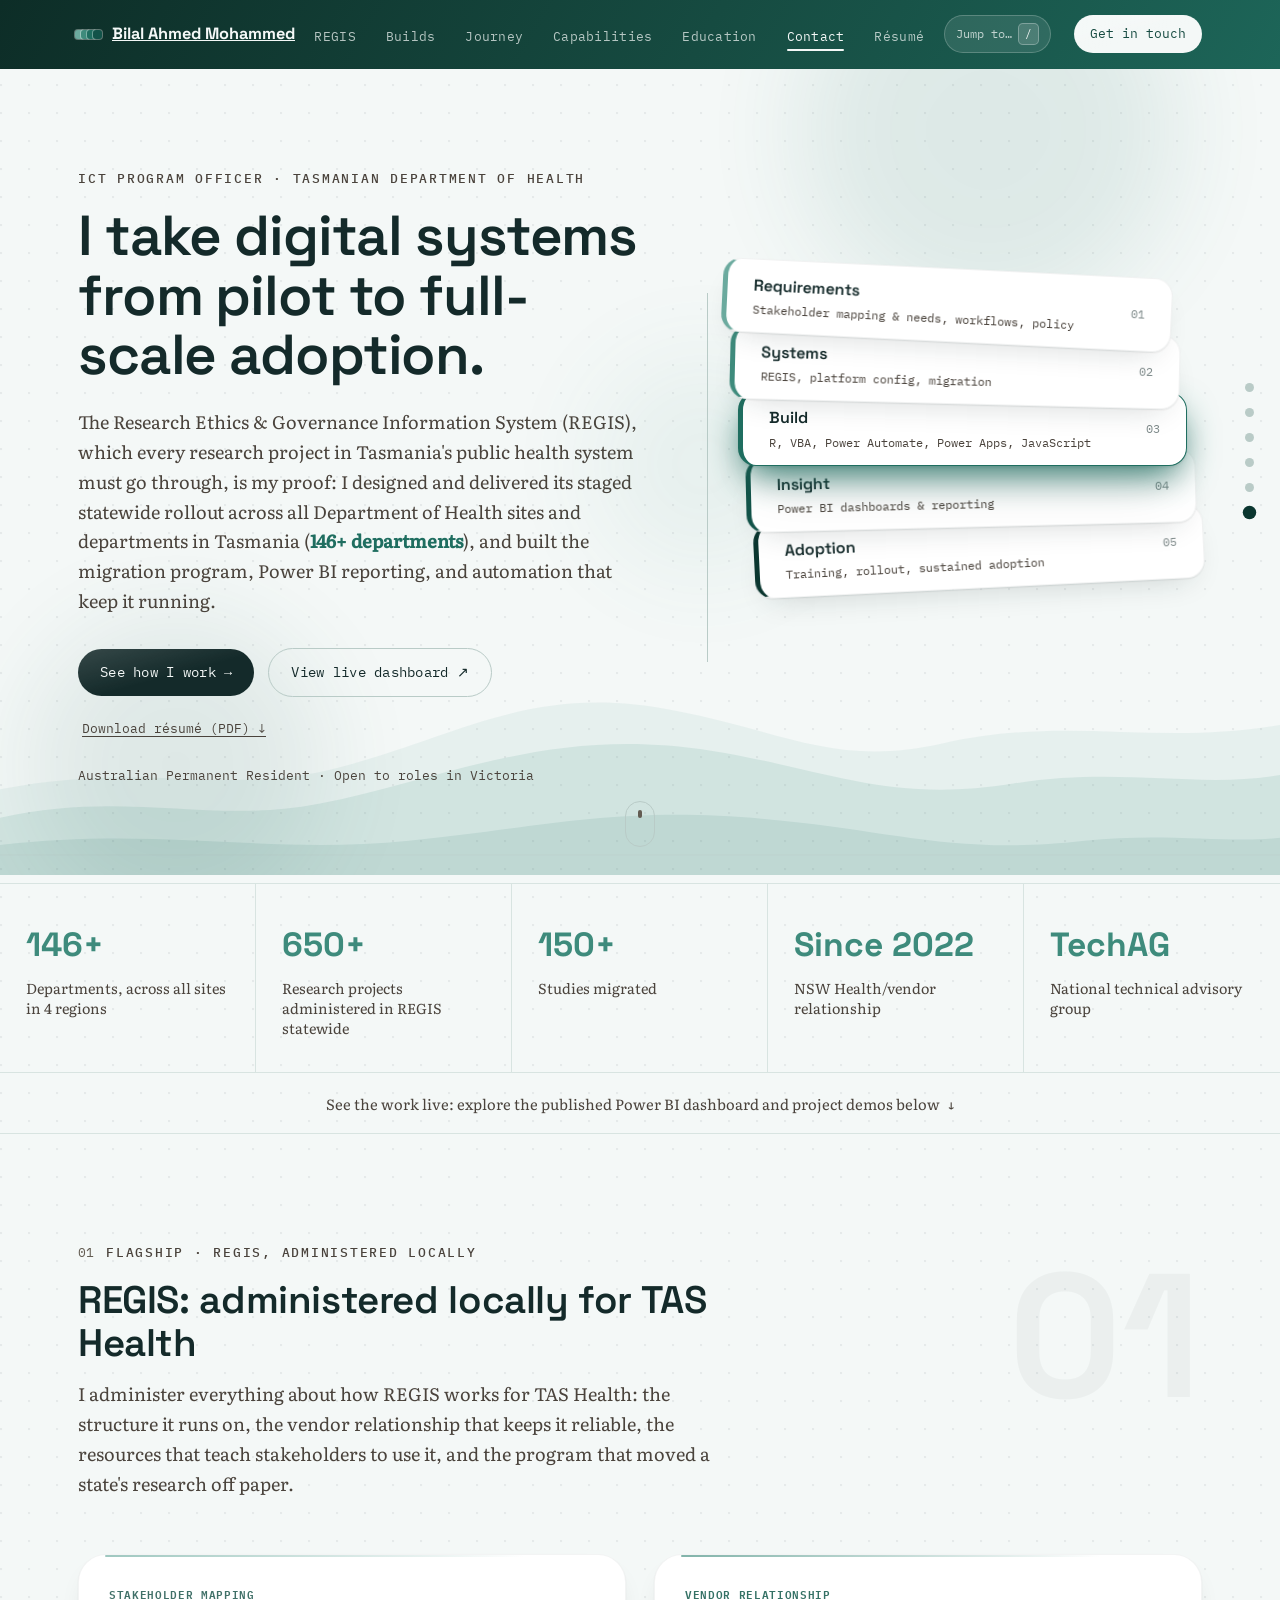
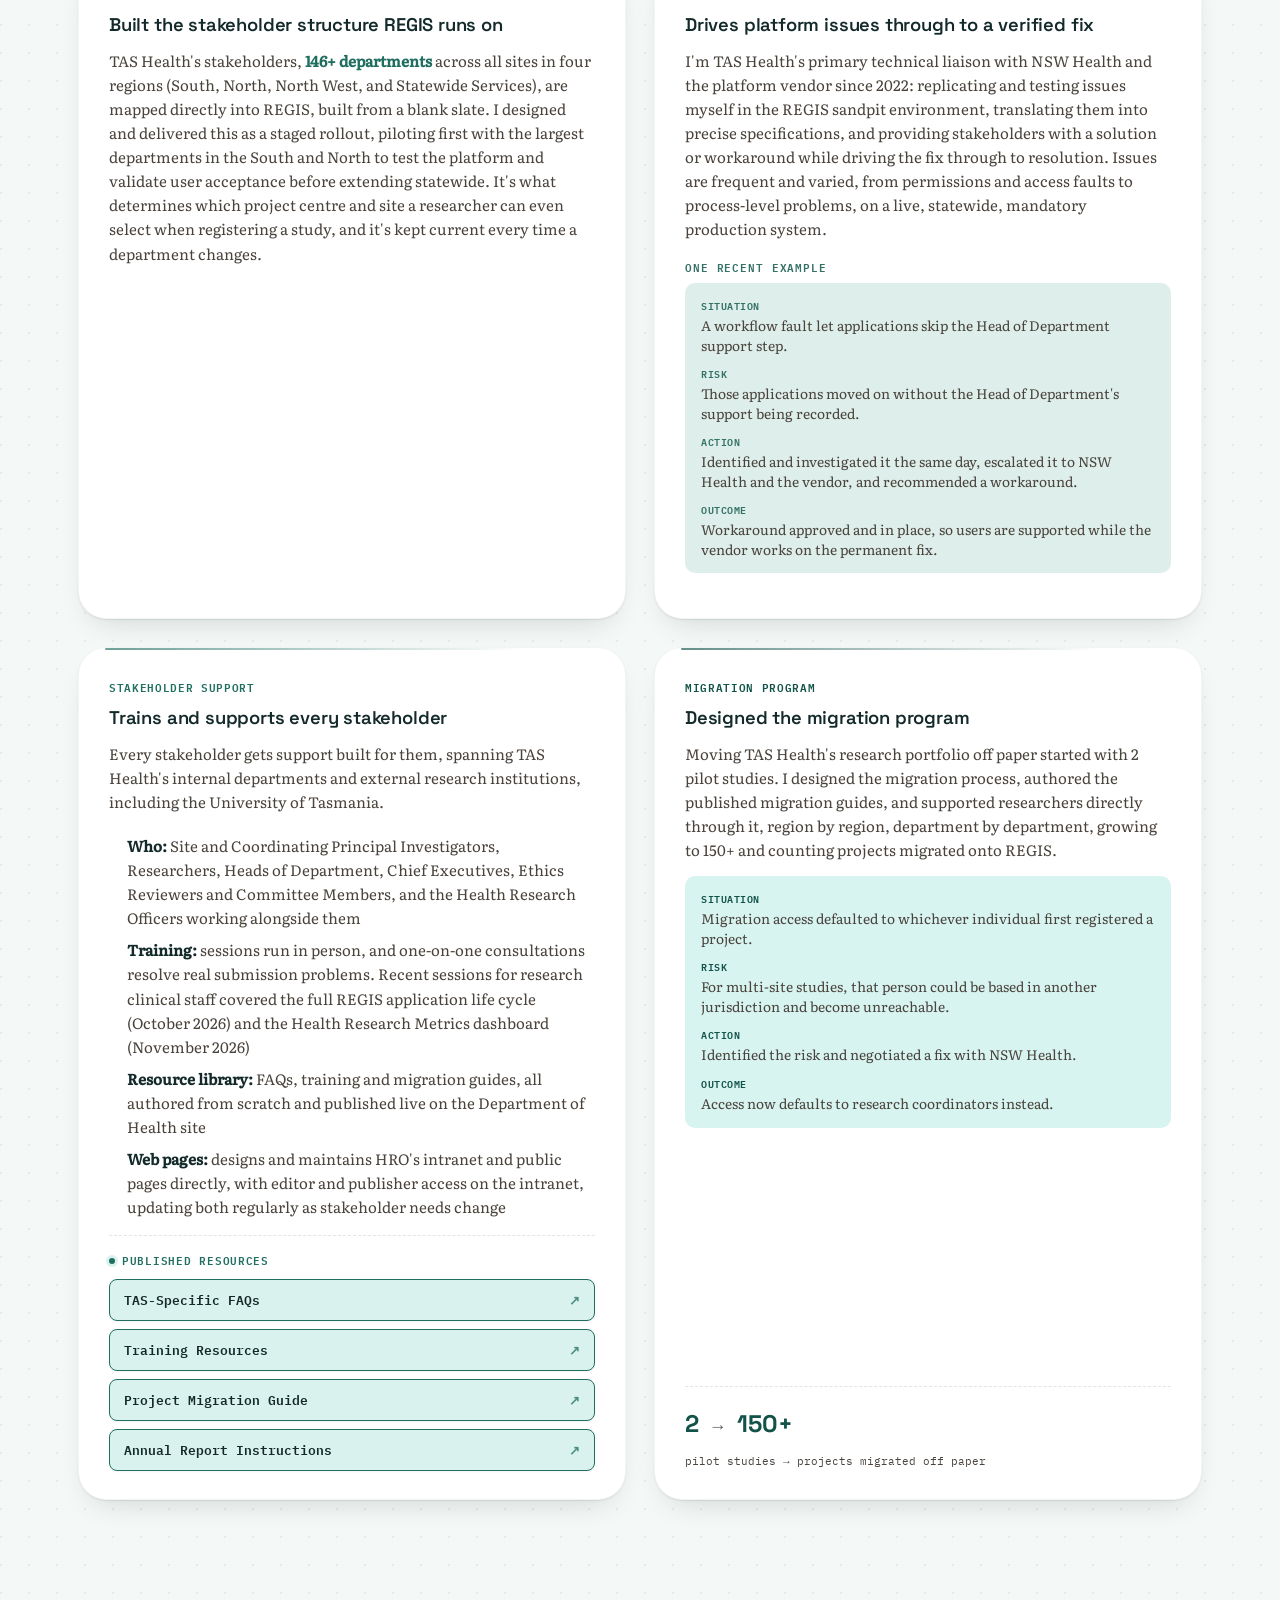
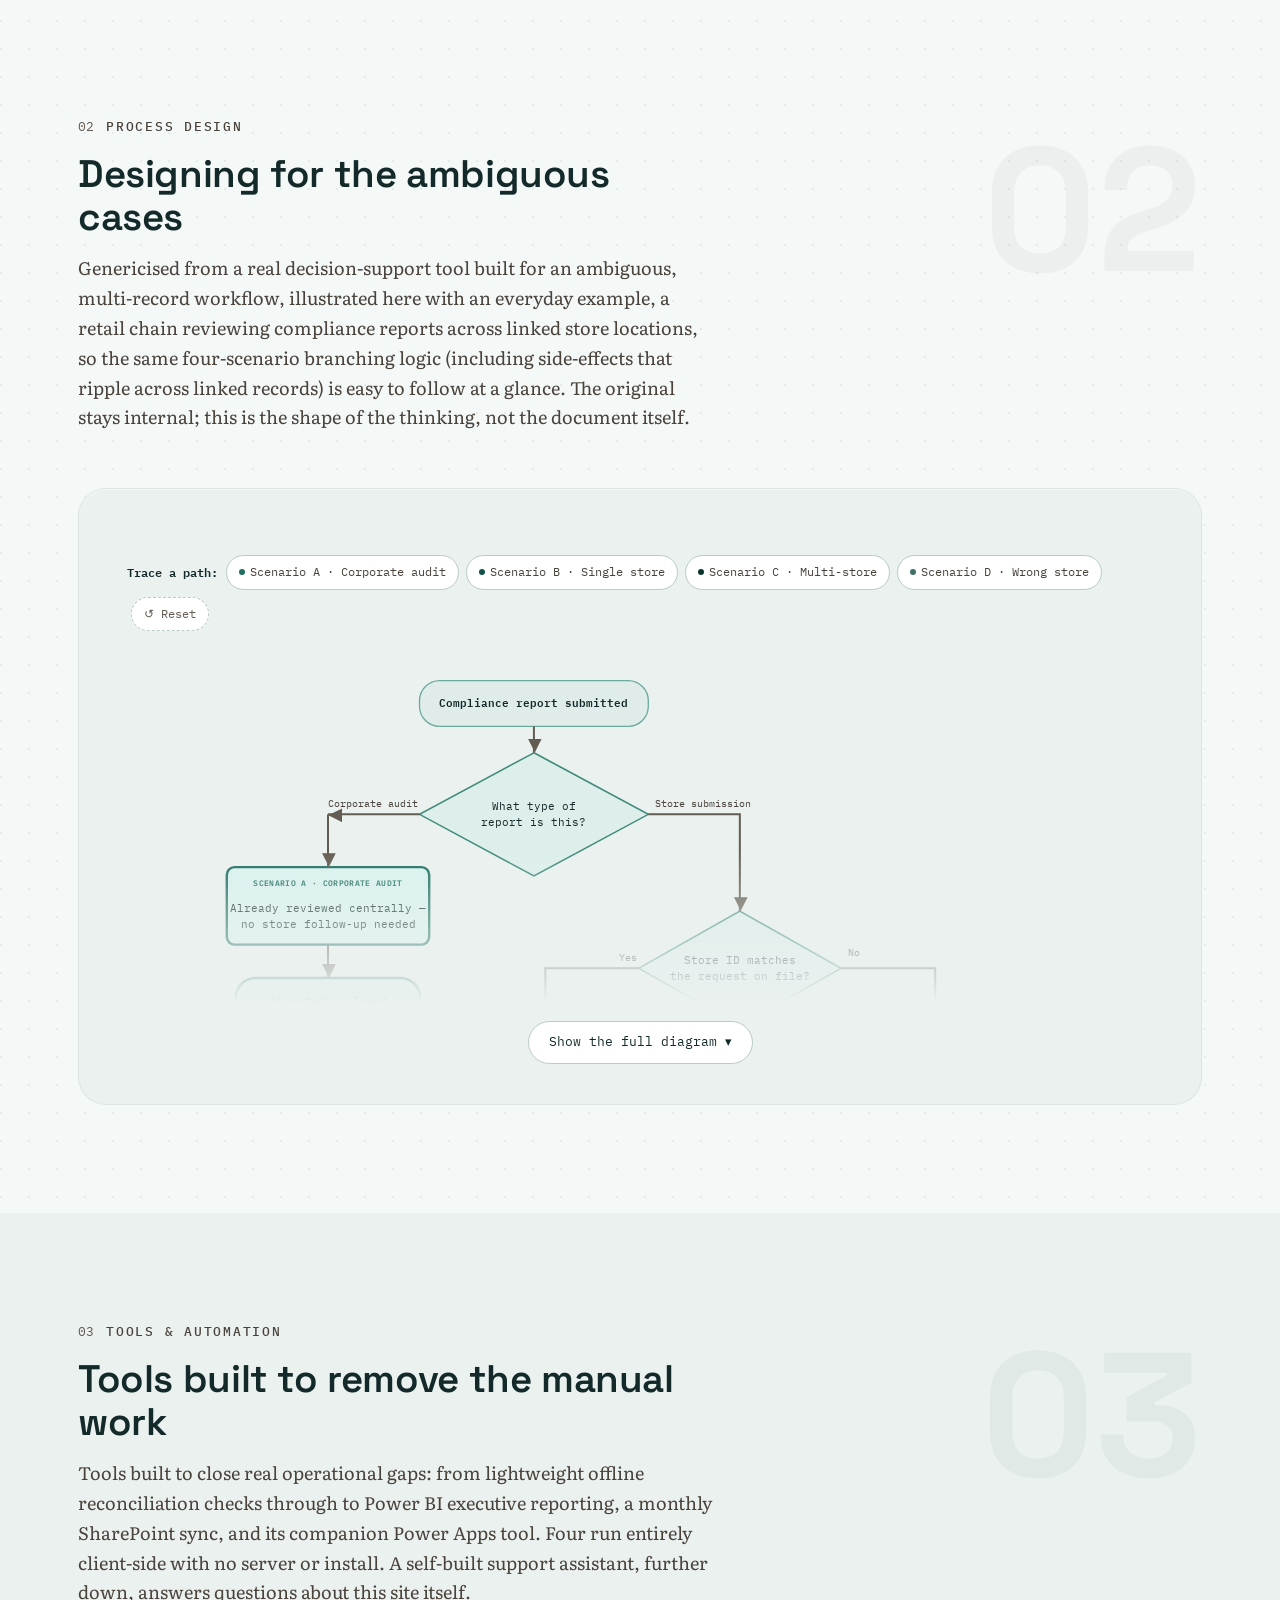
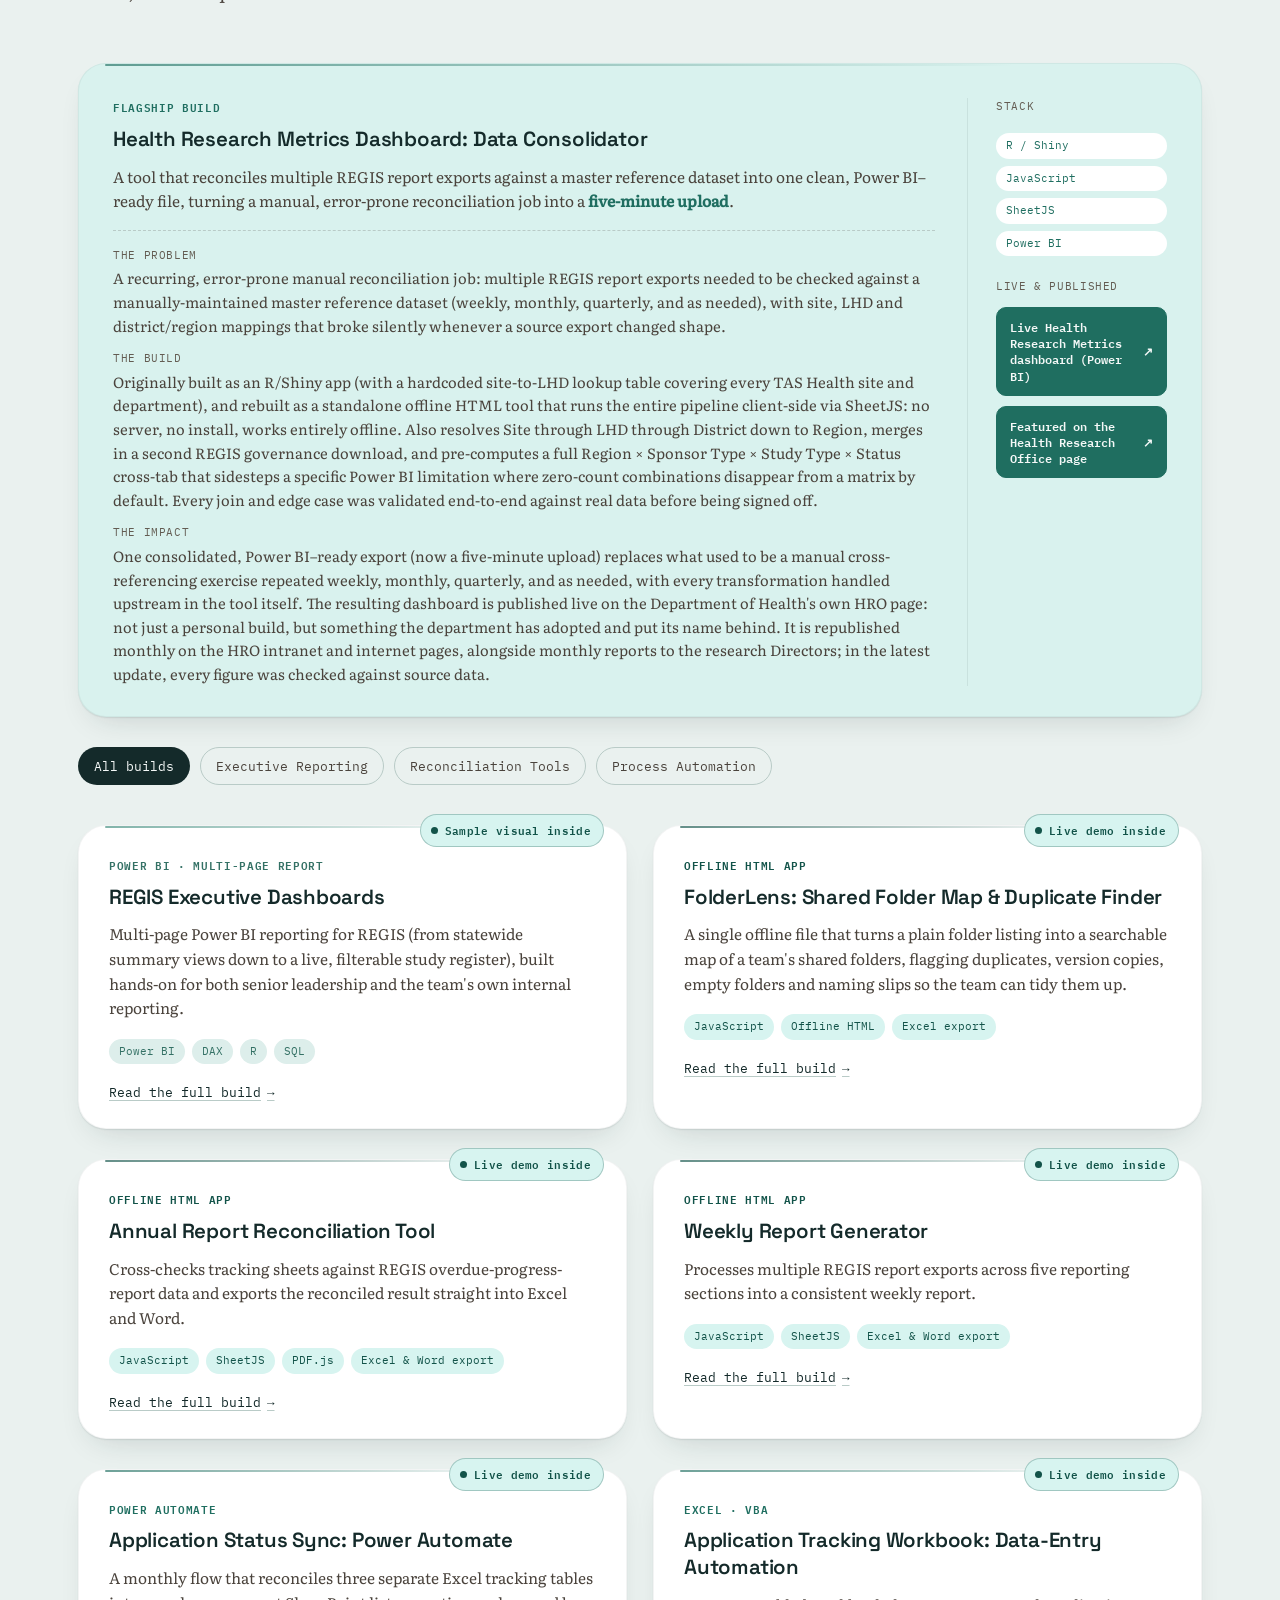
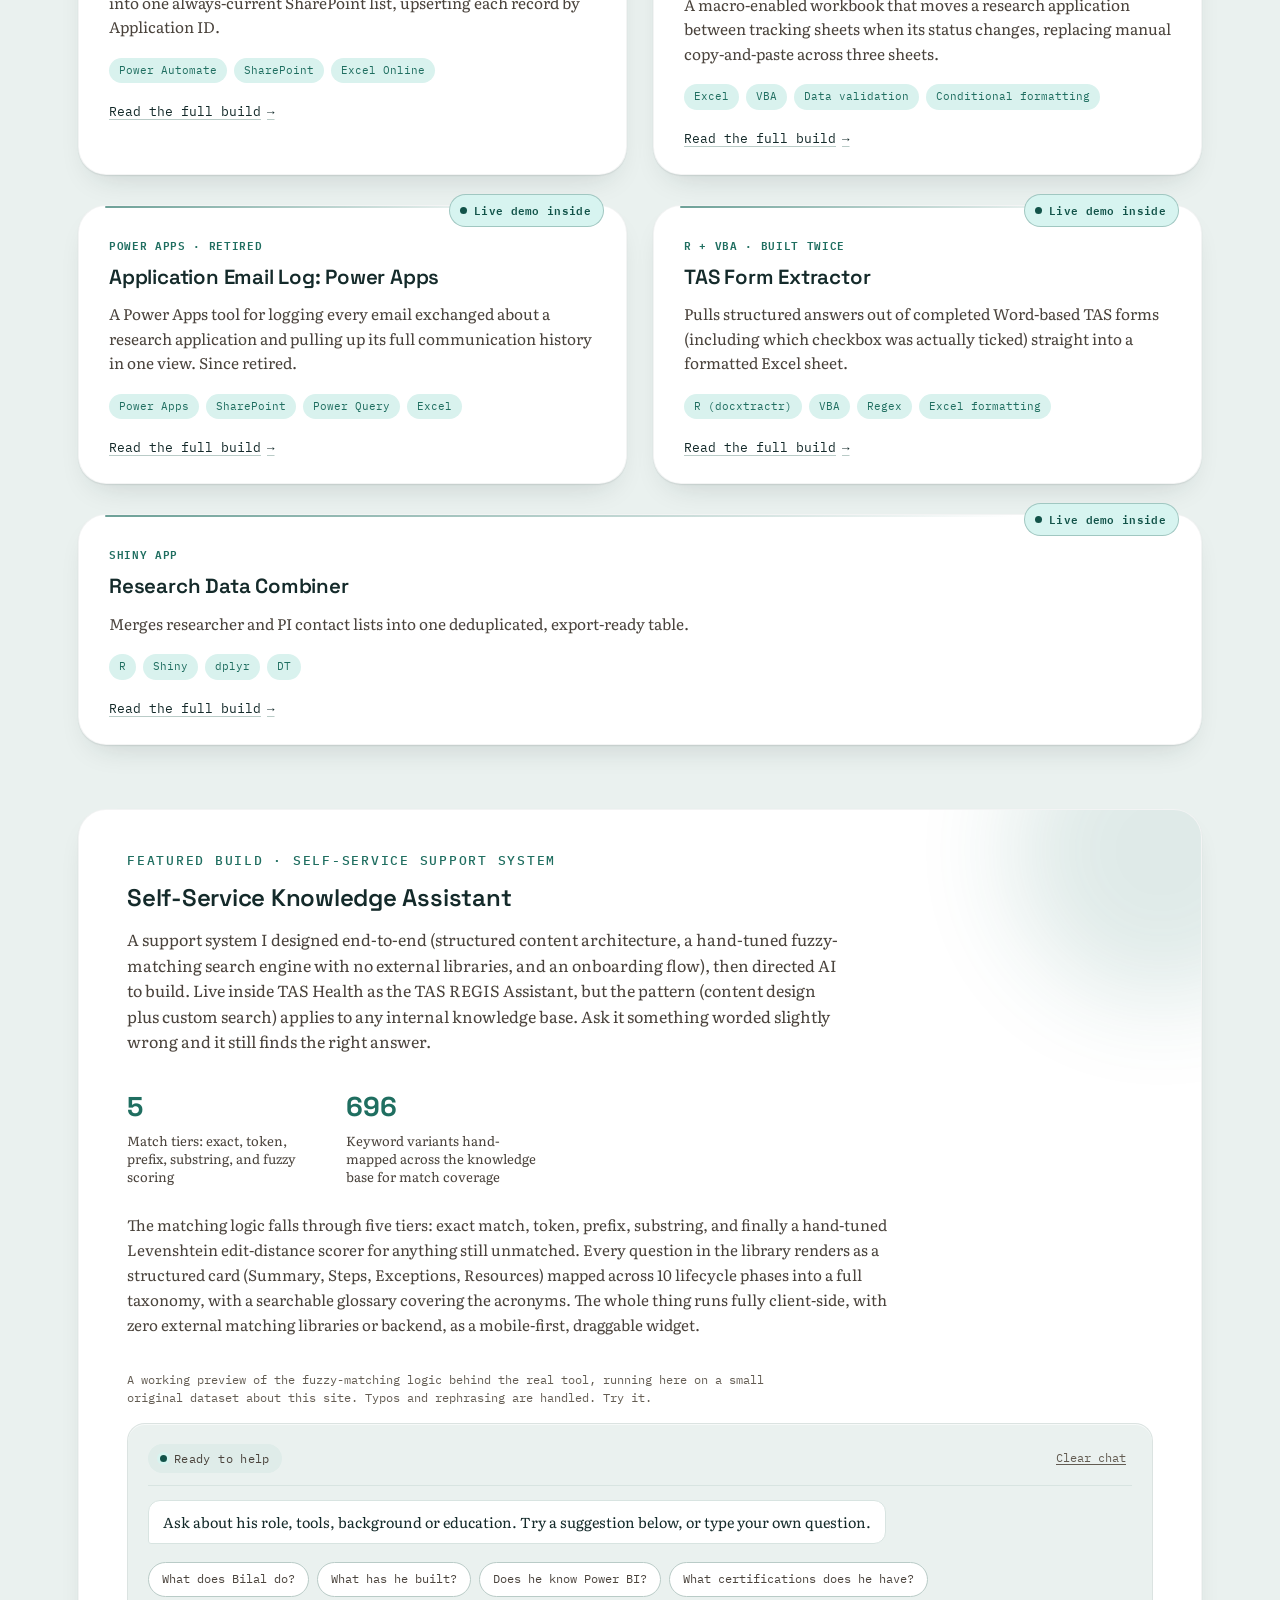
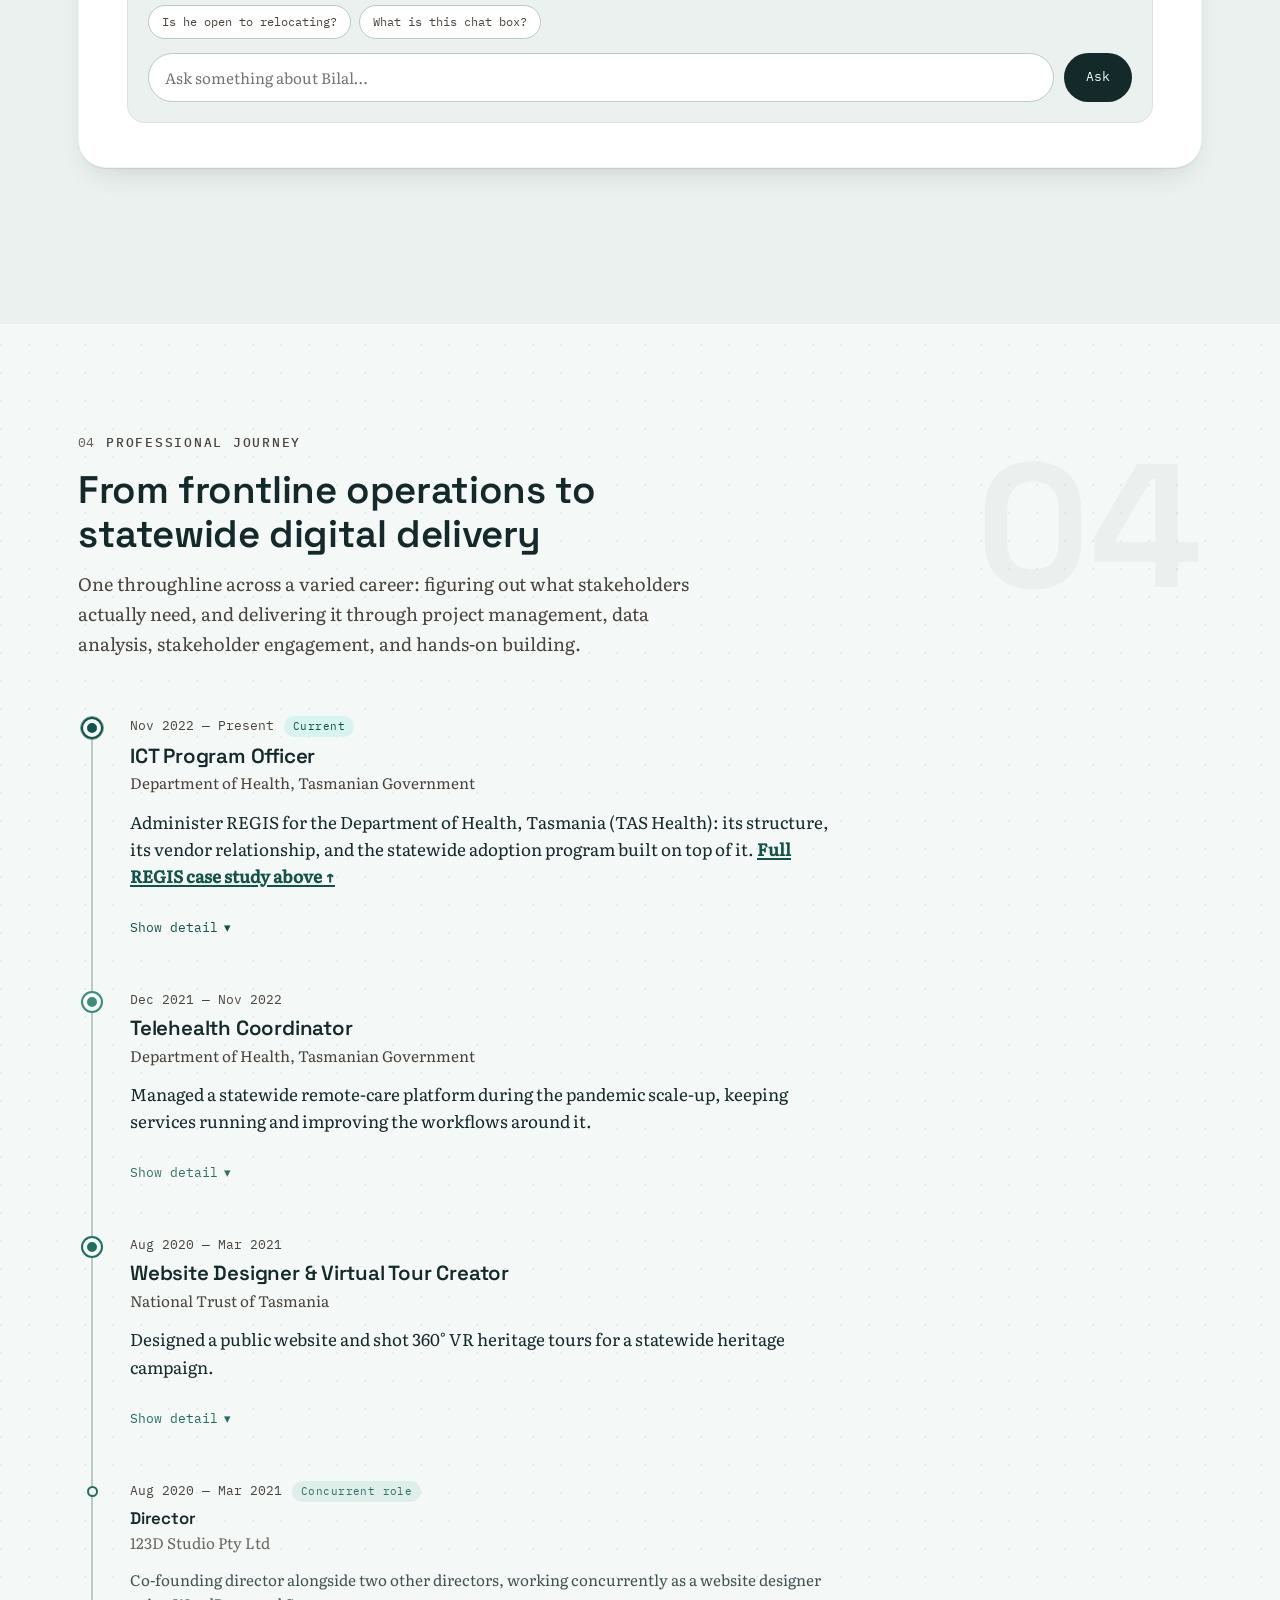
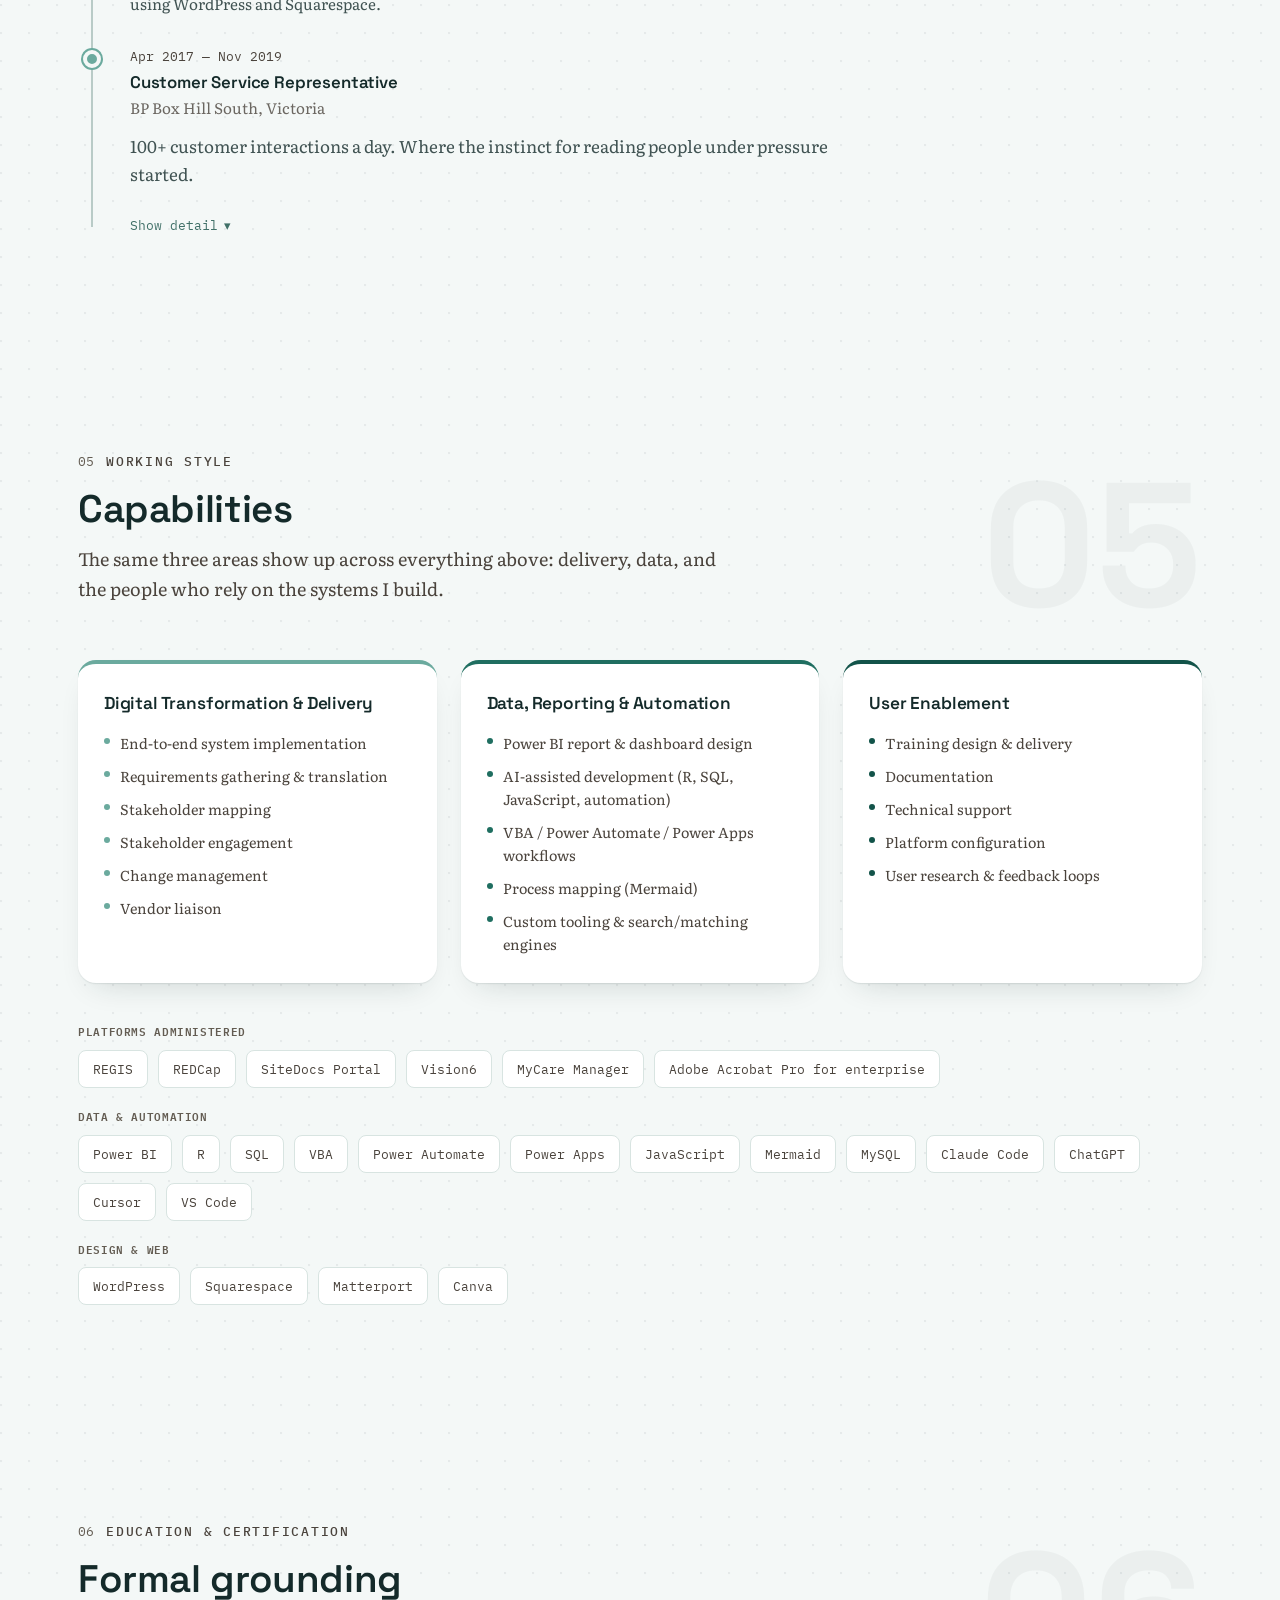
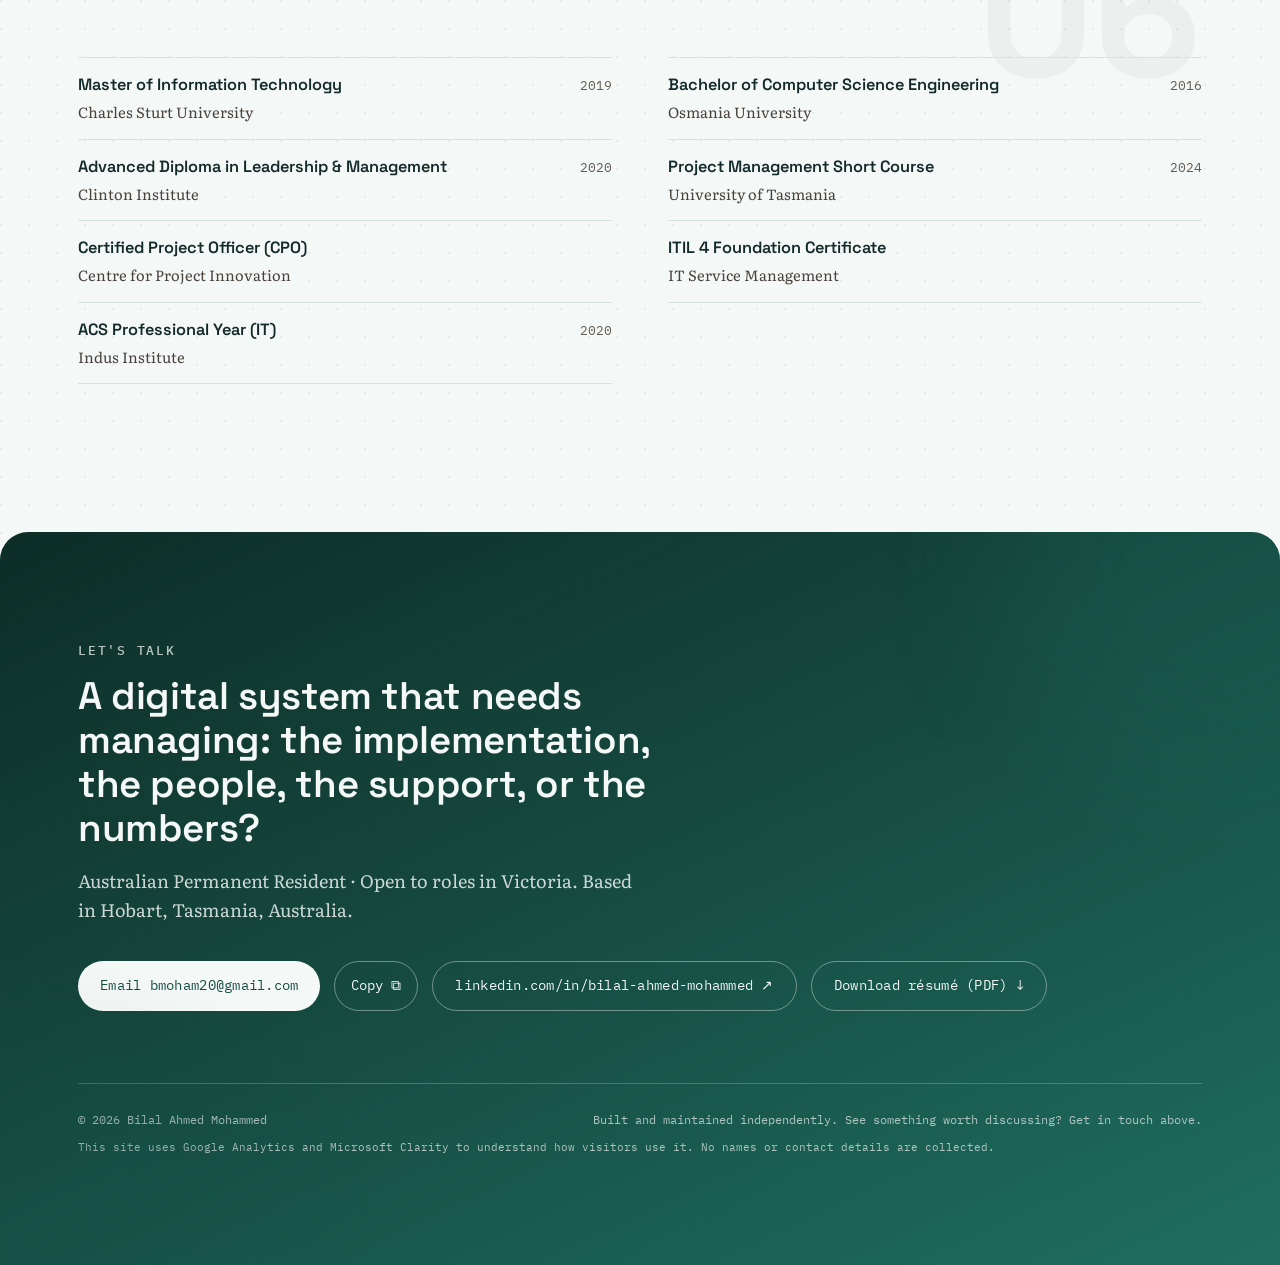
<file: index.html>
<!DOCTYPE html>
<html lang="en-AU">
<head>
<meta charset="UTF-8">
<meta name="viewport" content="width=device-width, initial-scale=1.0">
<title>Bilal Ahmed Mohammed — Digital Systems Delivery</title>
<meta name="description" content="Bilal Ahmed Mohammed takes digital systems from pilot to full-scale adoption: REGIS statewide rollout, Power BI reporting, and automation.">
<link rel="canonical" href="https://bilal-mohammed20.github.io/">

<meta property="og:type" content="website">
<meta property="og:url" content="https://bilal-mohammed20.github.io/">
<meta property="og:title" content="Bilal Ahmed Mohammed — Digital Systems Delivery">
<meta property="og:description" content="Takes digital systems from pilot to full-scale adoption: REGIS statewide rollout, Power BI reporting, and automation for TAS Health.">
<meta property="og:image" content="https://bilal-mohammed20.github.io/assets/og-image.png">
<meta property="og:image:width" content="1200">
<meta property="og:image:height" content="630">

<meta name="twitter:card" content="summary_large_image">
<meta name="twitter:title" content="Bilal Ahmed Mohammed — Digital Systems Delivery">
<meta name="twitter:description" content="Takes digital systems from pilot to full-scale adoption: REGIS statewide rollout, Power BI reporting, and automation for TAS Health.">
<meta name="twitter:image" content="https://bilal-mohammed20.github.io/assets/og-image.png">

<link rel="icon" type="image/svg+xml" href="assets/favicon.svg">
<script type="application/ld+json">
{
  "@context": "https://schema.org",
  "@type": "Person",
  "name": "Bilal Ahmed Mohammed",
  "jobTitle": "ICT Program Officer",
  "worksFor": {
    "@type": "GovernmentOrganization",
    "name": "Department of Health, Tasmanian Government"
  },
  "address": {
    "@type": "PostalAddress",
    "addressLocality": "Hobart",
    "addressRegion": "Tasmania",
    "addressCountry": "AU"
  },
  "url": "https://bilal-mohammed20.github.io/",
  "sameAs": ["https://www.linkedin.com/in/bilal-ahmed-mohammed"]
}
</script>
<link rel="stylesheet" href="fonts.css?v=20261113j">
<link rel="stylesheet" href="styles.css?v=20261113j">
<script src="analytics.js?v=20261113j" defer></script>
</head>
<body>
<a href="#top" class="skip-link">Skip to content</a>

<noscript>
  <div style="max-width:640px;margin:60px auto;padding:0 28px;font-family:-apple-system,'Segoe UI',sans-serif;color:#142A2A;line-height:1.6;">
    <h1 style="font-size:1.8rem;margin-bottom:4px;">Bilal Ahmed Mohammed</h1>
    <p style="color:#4A433C;margin-top:0;">ICT Program Officer · Tasmanian Department of Health</p>
    <p>I administer the Research Ethics and Governance Information System (REGIS) for TAS Health: mapping its stakeholders, holding its vendor relationship, training everyone who relies on it, and building the AI-assisted automation layered on top.</p>
    <p>This site needs JavaScript enabled to display properly: it's a single-page build with no server, so everything from the layout to the case studies renders client-side. Please enable JavaScript, or reach out directly:</p>
    <p>
      Email: <a href="mailto:bmoham20@gmail.com">bmoham20@gmail.com</a><br>
      LinkedIn: <a href="https://www.linkedin.com/in/bilal-ahmed-mohammed" target="_blank" rel="noopener">linkedin.com/in/bilal-ahmed-mohammed</a>
    </p>
  </div>
</noscript>

<!-- ============ NAV ============ -->
<nav class="nav" id="nav">
  <div class="nav-progress" id="nav-progress"></div>
  <div class="container">
    <a href="#top" class="nav-brand">
      <span class="dot-stack" aria-hidden="true">
        <span style="background:var(--layer-coral)"></span>
        <span style="background:var(--layer-violet)"></span>
        <span style="background:var(--layer-gold)"></span>
        <span style="background:var(--layer-teal)"></span>
      </span>
      Bilal Ahmed Mohammed
    </a>
    <ul class="nav-links" id="nav-links">
      <li><a href="#platform" data-layer="var(--layer-violet)">REGIS</a></li>
      <li><a href="#projects" data-layer="var(--layer-gold)">Builds</a></li>
      <li><a href="#journey" data-layer="var(--layer-coral)">Journey</a></li>
      <li><a href="#toolkit" data-layer="var(--layer-teal)">Capabilities</a></li>
      <li><a href="#education" data-layer="var(--layer-violet)">Education</a></li>
      <li><a href="#contact" data-layer="var(--layer-pink)">Contact</a></li>
      <li><a href="assets/Bilal-Ahmed-Mohammed-Resume.pdf" download>Résumé</a></li>
    </ul>
    <button type="button" class="nav-jump-hint" id="nav-jump-hint" aria-haspopup="dialog">Jump to… <kbd>/</kbd></button>
    <button type="button" class="nav-search-toggle" id="nav-search-toggle" aria-label="Search this site" aria-haspopup="dialog">
      <svg width="19" height="19" viewBox="0 0 24 24" fill="none" stroke="currentColor" stroke-width="2" stroke-linecap="round" stroke-linejoin="round"><circle cx="11" cy="11" r="7"></circle><line x1="21" y1="21" x2="16.65" y2="16.65"></line></svg>
    </button>
    <a class="nav-cta" href="#contact">Get in touch</a>
    <button class="nav-toggle" id="nav-toggle" aria-label="Toggle menu" aria-expanded="false"><span></span></button>
  </div>
</nav>

<!-- ============ COMMAND PALETTE ============ -->
<div class="cmdk-overlay" id="cmdk-overlay" role="dialog" aria-modal="true" aria-label="Jump to a section or build">
  <div class="cmdk-modal">
    <div class="cmdk-input-row">
      <svg width="18" height="18" viewBox="0 0 24 24" fill="none" stroke="currentColor" stroke-width="2" stroke-linecap="round" stroke-linejoin="round"><circle cx="11" cy="11" r="7"></circle><line x1="21" y1="21" x2="16.65" y2="16.65"></line></svg>
      <input type="text" id="cmdk-input" class="cmdk-input" placeholder="Jump to a section or a build…" autocomplete="off" aria-label="Jump to a section or a build" aria-controls="cmdk-results">
      <span class="cmdk-esc">esc</span>
    </div>
    <div class="cmdk-results" id="cmdk-results"></div>
    <div class="cmdk-hint-row">
      <span><kbd>↑</kbd><kbd>↓</kbd> navigate</span>
      <span><kbd>↵</kbd> jump</span>
      <span><kbd>esc</kbd> close</span>
    </div>
  </div>
</div>

<button class="back-to-top" id="back-to-top" aria-label="Back to top">↑</button>

<main id="top" tabindex="-1">

  <!-- ============ HERO ============ -->
  <header class="hero">
    <svg class="hero-landscape" viewBox="0 0 1440 420" preserveAspectRatio="none" aria-hidden="true">
      <path d="M0,420 L0,300 C160,260 260,310 380,270 C520,224 600,150 760,190 C880,218 940,270 1060,236 C1200,196 1300,240 1440,210 L1440,420 Z" fill="var(--layer-coral)" opacity="0.10"></path>
      <path d="M0,420 L0,340 C140,300 240,350 360,320 C500,286 620,210 800,246 C930,272 1000,320 1140,292 C1260,268 1350,300 1440,280 L1440,420 Z" fill="var(--layer-violet)" opacity="0.12"></path>
      <path d="M0,420 L0,378 C180,352 300,392 460,372 C610,354 700,320 880,344 C1010,360 1080,392 1220,372 C1310,360 1380,376 1440,368 L1440,420 Z" fill="var(--layer-gold)" opacity="0.10"></path>
      <line x1="0" y1="392" x2="1440" y2="392" stroke="var(--line-strong)" stroke-width="1" opacity="0.5"></line>
    </svg>
    <div class="container">
      <div class="hero-copy">
        <p class="eyebrow" id="hero-eyebrow">ICT Program Officer · Tasmanian Department of Health</p>
        <h1 id="hero-headline">I take digital systems from pilot to full-scale adoption.</h1>
        <p class="lede" id="hero-sub">The Research Ethics &amp; Governance Information System (REGIS), which every research project in Tasmania's public health system must go through, is my proof: I designed and delivered its staged statewide rollout across all Department of Health sites and departments in Tasmania (146+ departments), and built the migration program, Power BI reporting, and automation that keep it running.</p>
        <div class="hero-actions">
          <a href="#platform" class="btn btn-primary">See how I work →</a>
          <a href="https://app.powerbi.com/view?r=eyJrIjoiMmE1MzM4MjctYzg1Ni00OGMzLWI2OWUtOTg4MjViY2YwNzVmIiwidCI6IjEyNmZkODkzLTJmMWYtNGI1MC1iZWZmLTJmMTQ2Y2JiNzc0MCIsImMiOjEwfQ%3D%3D" class="btn btn-ghost" target="_blank" rel="noopener">View live dashboard ↗</a>
          <a href="assets/Bilal-Ahmed-Mohammed-Resume.pdf" class="hero-resume-link" download>Download résumé (PDF) ↓</a>
        </div>
        <p class="hero-availability" id="hero-availability">Australian Permanent Resident · Open to roles in Victoria</p>
      </div>
      <div class="stack-visual" id="stack-visual" aria-hidden="true"></div>
    </div>
    <a href="#platform" class="scroll-cue" aria-label="Scroll to content"><span></span></a>
  </header>

  <!-- ============ STATS ============ -->
  <section class="stats-band reveal" aria-label="Key figures">
    <div class="stats-grid" id="stats-grid"></div>
  </section>

  <!-- ============ PROOF CUE ============ -->
  <div class="proof-cue reveal">
    <a href="#projects" class="proof-cue-link">See the work live: explore the published Power BI dashboard and project demos below <span class="proof-cue-arrow" aria-hidden="true">↓</span></a>
  </div>

  <!-- ============ PLATFORM (flagship) ============ -->
  <section class="platform" id="platform">
    <div class="container has-ghost-num">
      <span class="ghost-num" aria-hidden="true">01</span>
      <div class="section-head reveal">
        <div class="section-kicker"><span class="num">01</span><span class="eyebrow" id="platform-eyebrow"></span></div>
        <h2 id="platform-title"></h2>
        <p class="lede" id="platform-intro" style="margin-top:14px;"></p>
      </div>
      <div class="pillar-grid reveal-stagger" id="pillar-grid"></div>
    </div>
  </section>

  <!-- ============ PROCESS DESIGN (decision framework, kept separate from REGIS) ============ -->
  <section id="process-design">
    <div class="container has-ghost-num">
      <span class="ghost-num" aria-hidden="true">02</span>
      <div class="section-head reveal">
        <div class="section-kicker"><span class="num">02</span><span class="eyebrow" id="decision-eyebrow"></span></div>
        <h2 id="decision-title"></h2>
        <p class="lede" id="decision-intro" style="margin-top:14px;"></p>
      </div>
      <div class="decision-block reveal is-collapsed" id="decision-block">
        <div class="decision-picker">
          <span class="decision-picker-label">Trace a path:</span>
          <button type="button" data-scenario="a">Scenario A · Corporate audit</button>
          <button type="button" data-scenario="b">Scenario B · Single store</button>
          <button type="button" data-scenario="c">Scenario C · Multi-store</button>
          <button type="button" data-scenario="d">Scenario D · Wrong store</button>
          <button type="button" id="decision-reset" title="Show the full flow again">↺ Reset</button>
        </div>
        <p class="vh" id="decision-text-alt">
          Text summary of the diagram: a compliance report is first checked by type. Corporate audit reports are
          accepted immediately with no follow-up. Store submission reports are checked against four scenarios:
          Scenario A, a corporate audit, closes immediately; Scenario B, a single-store report, is accepted once
          evidence is confirmed; Scenario C, a multi-store report, is accepted and then syncs every linked store;
          Scenario D, submitted to the wrong store, is redirected to the correct one before following the same
          evidence and sync steps as Scenario C. Use the "Trace a path" buttons above to read each scenario in
          full detail.
        </p>
        <div class="decision-diagram" id="decision-diagram" role="img" aria-label="Decision framework diagram, see the preceding text summary for full detail" aria-describedby="decision-text-alt"></div>
        <button type="button" class="decision-expand" id="decision-expand" aria-expanded="false">Show the full diagram ▾</button>
        <p class="decision-scroll-hint">← scroll to see the full flow →</p>
      </div>
    </div>
  </section>

  <!-- ============ PROJECTS ============ -->
  <section class="projects" id="projects">
    <div class="container has-ghost-num">
      <span class="ghost-num" aria-hidden="true">03</span>
      <div class="section-head reveal">
        <div class="section-kicker"><span class="num">03</span><span class="eyebrow">Tools & automation</span></div>
        <h2>Tools built to remove the manual work</h2>
        <p class="lede" style="margin-top:14px;">Tools built to close real operational gaps: from lightweight offline reconciliation checks through to Power BI executive reporting, a monthly SharePoint sync, and its companion Power Apps tool. Four run entirely client-side with no server or install. A self-built support assistant, further down, answers questions about this site itself.</p>
      </div>

      <div id="project-featured" class="reveal">
        <article class="project-card project-featured-card" data-layer="automation">
          <div class="pf-main">
            <div class="project-tag">Flagship build</div>
            <h3>Health Research Metrics Dashboard: Data Consolidator</h3>
            <p class="project-summary">A tool that reconciles multiple REGIS report exports against a master reference dataset into one clean, Power BI–ready file, turning a manual, error-prone reconciliation job into a five-minute upload.</p>
          </div>
        </article>
      </div>

      <div class="project-filters reveal" id="project-filters"></div>
      <div class="project-grid reveal-stagger is-collapsed" id="project-grid">
        <article class="project-card" data-layer="insight">
          <div class="project-tag">Offline HTML app</div>
          <h3>FolderLens: Shared Folder Map &amp; Duplicate Finder</h3>
          <p class="project-summary">A single offline file that turns a plain folder listing into a searchable map of a team's shared folders, flagging duplicates, version copies, empty folders and naming slips so the team can tidy them up.</p>
        </article>
        <article class="project-card" data-layer="insight">
          <div class="project-tag">Offline HTML app</div>
          <h3>Annual Report Reconciliation Tool</h3>
          <p class="project-summary">Cross-checks MS Teams tracking sheets against REGIS overdue-progress-report data and exports the reconciled result straight into Excel and Word.</p>
        </article>
        <article class="project-card" data-layer="insight">
          <div class="project-tag">Offline HTML app</div>
          <h3>Weekly Report Generator</h3>
          <p class="project-summary">Processes multiple REGIS report exports across five reporting sections into a consistent weekly report.</p>
        </article>
        <article class="project-card" data-layer="systems">
          <div class="project-tag">Power BI · multi-page report</div>
          <h3>REGIS Executive Dashboards</h3>
          <p class="project-summary">Multi-page Power BI reporting for REGIS (from statewide summary views down to a live, filterable study register), built hands-on for both senior leadership and the team's own internal reporting.</p>
        </article>
        <article class="project-card" data-layer="automation">
          <div class="project-tag">R + VBA · built twice</div>
          <h3>TAS Form Extractor</h3>
          <p class="project-summary">Pulls structured answers out of completed Word-based TAS forms (including which checkbox was actually ticked) straight into a formatted Excel sheet.</p>
        </article>
        <article class="project-card" data-layer="automation">
          <div class="project-tag">Shiny app</div>
          <h3>Research Data Combiner</h3>
          <p class="project-summary">Merges researcher and PI contact lists into one deduplicated, export-ready table.</p>
        </article>
        <article class="project-card" data-layer="automation">
          <div class="project-tag">Power Automate</div>
          <h3>Application Status Sync: Power Automate</h3>
          <p class="project-summary">A monthly flow that reconciles three separate Excel tracking tables into one always-current SharePoint list, upserting each record by Application ID.</p>
        </article>
        <article class="project-card" data-layer="automation">
          <div class="project-tag">Excel · VBA</div>
          <h3>Application Tracking Workbook: Data-Entry Automation</h3>
          <p class="project-summary">A macro-enabled workbook that moves a research application between tracking sheets when its status changes, replacing manual copy-and-paste across three sheets.</p>
        </article>
        <article class="project-card" data-layer="automation">
          <div class="project-tag">Power Apps · retired</div>
          <h3>Application Email Log: Power Apps</h3>
          <p class="project-summary">A Power Apps tool for logging every email exchanged about a research application and pulling up its full communication history in one view. Since retired.</p>
        </article>
      </div>

      <button type="button" class="project-show-all" id="project-show-all">Show all builds ▾</button>
      <!-- Featured: REGIS Assistant, closing highlight of this section, not a second flagship -->
      <div class="assistant-feature reveal">
        <div class="af-head">
          <div class="eyebrow" id="af-eyebrow"></div>
        </div>
        <h3 id="af-title"></h3>
        <p class="af-intro" id="af-intro"></p>
        <div class="af-stats" id="af-stats"></div>
        <p class="af-body" id="af-body"></p>

        <div class="af-demo">
          <p class="af-demo-note" id="af-demo-note"></p>
          <div class="af-chat" id="af-chat">
            <div class="af-chat-header">
              <span class="af-status"><span class="af-status-dot"></span>Ready to help</span>
              <button type="button" class="af-clear-btn" id="af-clear">Clear chat</button>
            </div>
            <!-- data-clarity-mask: whatever a visitor types here renders as ordinary
                 page text, which Clarity's default "Balanced" mode DOES capture in
                 session replays (it only auto-masks input boxes, numbers and email
                 addresses). Masking the transcript keeps the footer's privacy claim true. -->
            <div class="af-messages" id="af-messages" data-clarity-mask="true"></div>
            <div class="af-chips" id="af-chips"></div>
            <form class="af-input-row" id="af-form">
              <input type="text" id="af-input" class="af-input" placeholder="Ask something about Bilal…" aria-label="Ask something about Bilal" autocomplete="off">
              <button type="submit" class="af-send">Ask</button>
            </form>
          </div>
        </div>
      </div>
    </div>
  </section>

  <!-- ============ JOURNEY ============ -->
  <section class="journey" id="journey">
    <div class="container has-ghost-num">
      <span class="ghost-num" aria-hidden="true">04</span>
      <div class="section-head reveal">
        <div class="section-kicker"><span class="num">04</span><span class="eyebrow">Professional journey</span></div>
        <h2>From frontline operations to statewide digital delivery</h2>
        <p class="lede" style="margin-top:14px;">One throughline across a varied career: figuring out what stakeholders actually need, and delivering it through project management, data analysis, stakeholder engagement, and hands-on building.</p>
      </div>
      <div class="timeline" id="timeline">
        <div class="tl-item">
          <div class="tl-dot"></div>
          <div class="tl-period">Nov 2022 — Present<span class="tl-current">Current</span></div>
          <h3 class="tl-role">ICT Program Officer</h3>
          <div class="tl-org">Department of Health, Tasmanian Government</div>
          <p class="tl-summary">Administer REGIS for TAS Health: its structure, its vendor relationship, and the statewide adoption program built on top of it.</p>
        </div>
        <div class="tl-item">
          <div class="tl-dot"></div>
          <div class="tl-period">Dec 2021 — Nov 2022</div>
          <h3 class="tl-role">Telehealth Coordinator</h3>
          <div class="tl-org">Department of Health, Tasmanian Government</div>
          <p class="tl-summary">Managed a statewide remote-care platform during the pandemic scale-up, keeping services running and improving the workflows around it.</p>
        </div>
        <div class="tl-item">
          <div class="tl-dot"></div>
          <div class="tl-period">Aug 2020 — Mar 2021</div>
          <h3 class="tl-role">Website Designer &amp; Virtual Tour Creator</h3>
          <div class="tl-org">National Trust of Tasmania</div>
          <p class="tl-summary">Designed a public website and shot 360° VR heritage tours for a statewide heritage campaign.</p>
        </div>
        <div class="tl-item is-concurrent">
          <div class="tl-dot"></div>
          <div class="tl-period">Aug 2020 — Mar 2021<span class="tl-concurrent-tag">Concurrent role</span></div>
          <h3 class="tl-role">Director</h3>
          <div class="tl-org">123D Studio Pty Ltd</div>
          <p class="tl-summary">Co-founding director alongside two other directors, working concurrently as a website designer using WordPress and Squarespace.</p>
        </div>
        <div class="tl-item">
          <div class="tl-dot"></div>
          <div class="tl-period">Apr 2017 — Nov 2019</div>
          <h3 class="tl-role">Customer Service Representative</h3>
          <div class="tl-org">BP Box Hill South, Victoria</div>
          <p class="tl-summary">100+ customer interactions a day. Where the instinct for reading people under pressure started.</p>
        </div>
      </div>
    </div>
  </section>

  <!-- ============ COMPETENCIES + TOOLKIT ============ -->
  <section id="toolkit">
    <div class="container has-ghost-num">
      <span class="ghost-num" aria-hidden="true">05</span>
      <div class="section-head reveal">
        <div class="section-kicker"><span class="num">05</span><span class="eyebrow">Working style</span></div>
        <h2>Capabilities</h2>
        <p class="lede" style="margin-top:14px;">The same three areas show up across everything above: delivery, data, and the people who rely on the systems I build.</p>
      </div>
      <div class="competency-grid reveal-stagger" id="competency-grid"></div>
      <div class="toolkit-groups reveal" id="toolkit-groups"></div>
    </div>
  </section>

  <!-- ============ EDUCATION ============ -->
  <section id="education">
    <div class="container has-ghost-num">
      <span class="ghost-num" aria-hidden="true">06</span>
      <div class="section-head reveal">
        <div class="section-kicker"><span class="num">06</span><span class="eyebrow">Education & certification</span></div>
        <h2>Formal grounding</h2>
      </div>
      <div class="education-list reveal" id="education-list"></div>
    </div>
  </section>

  <!-- ============ CONTACT ============ -->
  <section class="contact" id="contact">
    <div class="container">
      <div class="reveal">
        <div class="eyebrow" style="color:rgba(244,248,247,0.75);">Let's talk</div>
        <h2 style="margin-top:14px;">A digital system that needs managing: the implementation, the people, the support, or the numbers?</h2>
        <p class="lede" id="contact-lede"></p>
        <div class="contact-actions" id="contact-actions"></div>
      </div>
      <footer class="footer-meta">
        <span id="footer-name"></span>
        <span id="footer-note">Built and maintained independently. See something worth discussing? Get in touch above.</span>
        <span id="footer-privacy">This site uses Google Analytics and Microsoft Clarity to understand how visitors use it. No names or contact details are collected.</span>
      </footer>
    </div>
  </section>

</main>

<script src="data.js?v=20261113j"></script>
<script src="app.js?v=20261113j"></script>
</body>
</html>
</file>
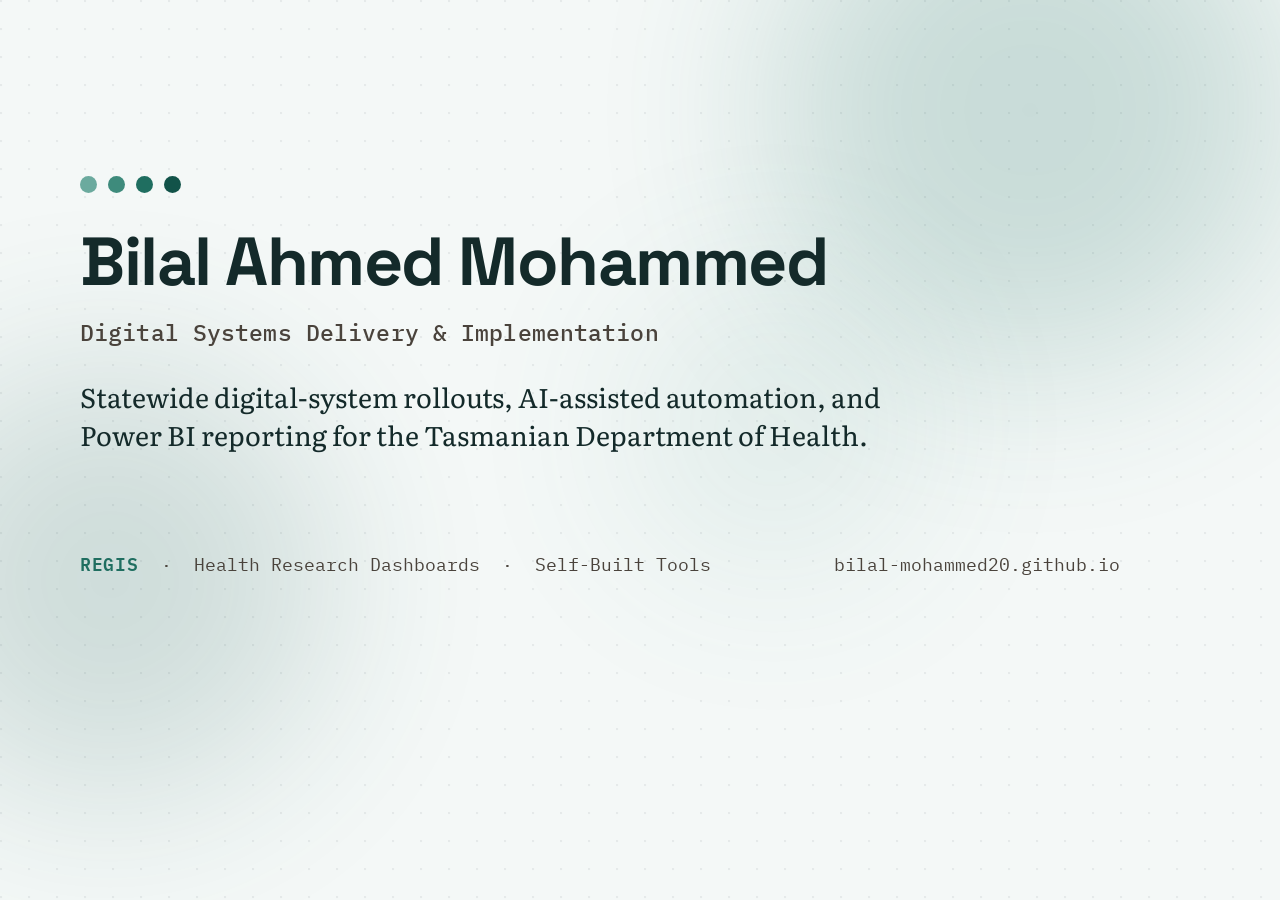
<file: assets/og-image-source.html>
<!DOCTYPE html>
<html lang="en-AU">
<head>
<meta charset="UTF-8">
<link rel="stylesheet" href="../fonts.css">
<style>
  /* Same tokens as styles.css — the OG card is generated from the live palette
     so it can never drift from the site again. */
  :root{
    --paper:        #F4F8F7;
    --ink:          #142A2A;
    --ink-soft:     #4A433C;
    --layer-coral:  #6BAA9E;
    --layer-violet: #3E8B7C;
    --layer-gold:   #1F6E60;
    --layer-teal:   #125349;
    --grid-dot:     rgba(20,42,42,0.065);
    --font-display: 'Space Grotesk', sans-serif;
    --font-body:    'Literata', Georgia, serif;
    --font-mono:    'IBM Plex Mono', monospace;
  }
  *{ box-sizing: border-box; margin: 0; }
  body{
    width: 1200px; height: 630px; overflow: hidden;
    background-color: var(--paper);
    background-image: radial-gradient(circle at 1px 1px, var(--grid-dot) 1px, transparent 1.6px);
    background-size: 28px 28px;
    position: relative;
    font-family: var(--font-body);
    -webkit-font-smoothing: antialiased;
  }
  /* the same two ambient drifts the hero uses, held still */
  .blob{ position:absolute; border-radius:50%; filter: blur(90px); }
  .blob-a{ width:520px; height:520px; background: var(--layer-gold);  opacity:0.20; top:-150px; right:-90px; }
  .blob-b{ width:440px; height:440px; background: var(--layer-teal);  opacity:0.16; bottom:-170px; left:-110px; }
  .blob-c{ width:300px; height:300px; background: var(--layer-violet);opacity:0.10; top:44%; left:52%; }

  .frame{ position:relative; padding: 0 80px; height:100%; display:flex; flex-direction:column; justify-content:center; }

  .dots{ display:flex; gap:11px; margin-bottom: 34px; }
  .dots span{ width:17px; height:17px; border-radius:50%; }

  h1{
    font-family: var(--font-display); font-weight: 700; font-size: 68px;
    letter-spacing: -0.022em; line-height: 1.02; color: var(--ink);
  }
  .role{
    font-family: var(--font-mono); font-size: 23px; font-weight: 500;
    color: var(--ink-soft); margin-top: 20px; letter-spacing: 0.005em;
  }
  .body{
    font-size: 27px; line-height: 1.42; color: var(--ink);
    margin-top: 30px; max-width: 830px;
  }
  .foot{
    position:absolute; left:80px; right:80px; bottom:52px;
    display:flex; justify-content:space-between; align-items:baseline;
    font-family: var(--font-mono); font-size: 18px; color: var(--ink-soft);
  }
  .foot b{ color: var(--layer-gold); font-weight:600; letter-spacing:0.04em; }
  .foot .url{ color: var(--ink-soft); }
</style>
</head>
<body>
  <div class="blob blob-a"></div>
  <div class="blob blob-b"></div>
  <div class="blob blob-c"></div>

  <div class="frame">
    <div class="dots">
      <span style="background:#6BAA9E"></span>
      <span style="background:#3E8B7C"></span>
      <span style="background:#1F6E60"></span>
      <span style="background:#125349"></span>
    </div>
    <h1>Bilal Ahmed Mohammed</h1>
    <div class="role">Digital Systems Delivery &amp; Implementation</div>
    <p class="body">Statewide digital-system rollouts, AI-assisted automation, and Power&nbsp;BI reporting for the Tasmanian Department of Health.</p>
  </div>

  <div class="foot">
    <span><b>REGIS</b> &nbsp;·&nbsp; Health Research Dashboards &nbsp;·&nbsp; Self-Built Tools</span>
    <span class="url">bilal-mohammed20.github.io</span>
  </div>
</body>
</html>
</file>
<file: fonts.css>
/* Self-hosted fonts — no external requests, works offline, loads fast on GitHub Pages */

@font-face{
  font-family: 'Space Grotesk';
  src: url('assets/fonts/space-grotesk-latin-500-normal.woff2') format('woff2');
  font-weight: 500; font-style: normal; font-display: swap;
}
@font-face{
  font-family: 'Space Grotesk';
  src: url('assets/fonts/space-grotesk-latin-600-normal.woff2') format('woff2');
  font-weight: 600; font-style: normal; font-display: swap;
}
@font-face{
  font-family: 'Space Grotesk';
  src: url('assets/fonts/space-grotesk-latin-700-normal.woff2') format('woff2');
  font-weight: 700; font-style: normal; font-display: swap;
}

@font-face{
  font-family: 'Literata';
  src: url('assets/fonts/literata-latin-400-normal.woff2') format('woff2');
  font-weight: 400; font-style: normal; font-display: swap;
}
@font-face{
  font-family: 'Literata';
  src: url('assets/fonts/literata-latin-500-normal.woff2') format('woff2');
  font-weight: 500; font-style: normal; font-display: swap;
}
@font-face{
  font-family: 'Literata';
  src: url('assets/fonts/literata-latin-400-italic.woff2') format('woff2');
  font-weight: 400; font-style: italic; font-display: swap;
}

@font-face{
  font-family: 'IBM Plex Mono';
  src: url('assets/fonts/ibm-plex-mono-latin-400-normal.woff2') format('woff2');
  font-weight: 400; font-style: normal; font-display: swap;
}
@font-face{
  font-family: 'IBM Plex Mono';
  src: url('assets/fonts/ibm-plex-mono-latin-500-normal.woff2') format('woff2');
  font-weight: 500; font-style: normal; font-display: swap;
}
@font-face{
  font-family: 'IBM Plex Mono';
  src: url('assets/fonts/ibm-plex-mono-latin-600-normal.woff2') format('woff2');
  font-weight: 600; font-style: normal; font-display: swap;
}
</file>
<file: styles.css>
/* ============================================================
   TOKENS
   ============================================================ */
:root{
  /* surfaces */
  --paper:        #F4F8F7;
  --paper-raised: #FFFFFF;
  --paper-sunken: #EAF1EF;
  --line:         #D8E4E1;
  --line-strong:  #B9CBC7;

  /* ink */
  --ink:          #142A2A;  /* headlines + UI chrome — stays cool, untouched by the warm-body shift below */
  --ink-soft:     #4A433C;  /* body text — shifted warm-neutral (was teal-tinted #45605E) so it contrasts against the now-teal accent system instead of blending into it */
  --ink-faint:    #635C52;  /* muted/caption text — same warm family, one step lighter */

  /* layer accents — Direction D: one hue (teal), five depths. Variable NAMES
     are kept exactly as before (data.js and every component reference them
     by these names) — only the VALUES change, from five separate hues to
     five depths of the same teal, light -> dark tracking the pipeline
     stage from Requirements through to Adoption. */
  --layer-coral:  #6BAA9E;  /* stage 1 — requirements / lightest   */
  --layer-violet: #3E8B7C;  /* stage 2 — systems                   */
  --layer-gold:   #1F6E60;  /* stage 3 — automation / AI-assisted  */
  --layer-teal:   #125349;  /* stage 4 — insight / reporting       */
  --layer-pink:   #0A362F;  /* stage 5 — adoption / impact, darkest*/

  /* soft tints of the above, for backgrounds/chips — same hue family now,
     so the distinction between them is intentionally subtle; the text
     label next to each colour always carries the real distinction. */
  --tint-coral:  #DFECE9;
  --tint-violet: #DDEEEB;
  --tint-gold:   #D9F2EE;
  --tint-teal:   #D7F4F0;
  --tint-pink:   #D6F5F0;

  /* Darkened variants of each layer accent, for use as actual text (tags, links,
     badges) rather than as backgrounds/borders/dots/icons. The accents above read
     beautifully as decoration but several fall short of WCAG AA (4.5:1) as text —
     these hit ≥4.5:1 against white, against --paper, and against their own tint,
     so the same colour can safely label a chip or read as a link. Recomputed for
     the new teal ramp — stage 3-5 were already dark enough to double as text. */
  --layer-coral-text:  #407068;
  --layer-violet-text: #347165;
  --layer-gold-text:   #1F6E60;
  --layer-teal-text:   #125349;
  --layer-pink-text:   #0A362F;

  --contact-bg:   #164B41;  /* rich mid teal — the closing band's anchor colour */
  --contact-bg-2: #1F6E60;  /* lighter teal stop, gives the gradient movement */
  --contact-bg-3: #0D2D27;  /* near-black pine, anchors the gradient's dark end */

  /* glass surfaces — used by floating/overlay UI (nav on scroll, command palette,
     live-demo badges) so new "advanced" chrome reads as one family, not bolted-on */
  --glass-bg:      rgba(255,255,255,0.72);
  --live-red:      #D62E3A;  /* vivid, clean red — darkened just enough to clear WCAG AA (4.5:1) as
                                small badge text on --paper and on white, without losing the signal */
  --glass-border:  rgba(255,255,255,0.55);
  --glass-blur:    18px;

  --shadow-float: 0 4px 8px -2px rgba(20,42,42,0.10), 0 24px 48px -16px rgba(20,42,42,0.28), 0 0 0 1px rgba(20,42,42,0.04);

  --font-display: 'Space Grotesk', 'Segoe UI', sans-serif;
  --font-body:    'Literata', Georgia, serif;
  --font-mono:    'IBM Plex Mono', 'Courier New', monospace;

  --container: 1180px;
  --radius-s: 10px;
  --radius-m: 18px;
  --radius-l: 28px;

  --shadow-card: 0 1px 1px rgba(20,42,42,0.05), 0 1px 2px rgba(20,42,42,0.04), 0 14px 32px -16px rgba(20,42,42,0.20);
  --shadow-raised: 0 2px 3px rgba(20,42,42,0.06), 0 1px 2px rgba(20,42,42,0.05), 0 28px 56px -22px rgba(20,42,42,0.26);

  /* fine technical dot-grid, used on "open" surfaces only (paper) — sunken
     panels and the contact band stay solid, so texture reads as a deliberate
     structural signal rather than a blanket effect. */
  --grid-dot: rgba(20,42,42,0.065);
  --grid-size: 28px;

  --ease: cubic-bezier(.22,.68,.32,1);
}

/* ============================================================
   RESET
   ============================================================ */
*, *::before, *::after{ box-sizing: border-box; }
html{ scroll-behavior: smooth; }
body{
  margin: 0;
  background-color: var(--paper);
  background-image: radial-gradient(circle at 1px 1px, var(--grid-dot) 1px, transparent 1.6px);
  background-size: var(--grid-size) var(--grid-size);
  color: var(--ink);
  font-family: var(--font-body);
  font-size: 17px;
  line-height: 1.6;
  -webkit-font-smoothing: antialiased;
}
img{ max-width: 100%; display: block; }
a{ color: inherit; }
ul{ margin: 0; padding: 0; list-style: none; }
h1,h2,h3,h4,p{ margin: 0; }
button{ font: inherit; cursor: pointer; }

@media (prefers-reduced-motion: reduce){
  *, *::before, *::after{
    animation-duration: 0.001ms !important;
    animation-iteration-count: 1 !important;
    transition-duration: 0.001ms !important;
    scroll-behavior: auto !important;
  }
}

:focus-visible{
  outline: 3px solid var(--layer-violet);
  outline-offset: 3px;
  border-radius: 4px;
}

/* Visually hidden but still announced by screen readers — not display:none */
.vh{
  position: absolute; width: 1px; height: 1px; padding: 0; margin: -1px;
  overflow: hidden; clip: rect(0,0,0,0); white-space: nowrap; border: 0;
}

/* ============================================================
   TYPE
   ============================================================ */
.eyebrow{
  font-family: var(--font-mono);
  font-size: 12.5px;
  letter-spacing: 0.14em;
  text-transform: uppercase;
  color: var(--ink-soft);
  font-weight: 500;
}
h1,h2,h3,h4{ font-family: var(--font-display); color: var(--ink); font-weight: 600; letter-spacing: -0.01em; }
/* Inline emphasis for genuine hard facts within body copy — a fixed colour
   (not the section-varying accent) so it reads as one consistent "proof
   point" signal wherever it appears, applied sparingly by curated content,
   never by a blind pattern match. */
strong.fact{ color: var(--layer-gold-text); font-weight: 700; }
h1{ font-size: clamp(2.2rem, 4.4vw, 3.6rem); line-height: 1.06; letter-spacing: -0.02em; }
h2{ font-size: clamp(1.7rem, 3vw, 2.4rem); line-height: 1.14; }
h3{ font-size: 1.28rem; line-height: 1.3; }
.lede{ font-size: 1.13rem; color: var(--ink-soft); line-height: 1.65; }
.section-kicker{ display:flex; align-items:baseline; gap: 12px; margin-bottom: 14px; }
.section-kicker .num{ font-family: var(--font-mono); font-size: 13px; color: var(--ink-faint); }

/* ============================================================
   LAYOUT
   ============================================================ */
.container{ max-width: var(--container); margin: 0 auto; padding: 0 28px; }
section{ padding: 108px 0; position: relative; }
@media (max-width: 768px){ section{ padding: 72px 0; } .container{ padding: 0 20px; } }

.section-head{ max-width: 640px; margin-bottom: 56px; }

/* reveal-on-scroll */
.reveal{ opacity: 0; transform: translateY(28px); transition: opacity .7s var(--ease), transform .7s var(--ease); }
.reveal.is-visible{ opacity: 1; transform: translateY(0); }
.reveal-stagger > * { opacity: 0; transform: translateY(22px); transition: opacity .6s var(--ease), transform .6s var(--ease); }
.reveal-stagger.is-visible > *{ opacity: 1; transform: translateY(0); }

/* ============================================================
   NAV
   ============================================================ */
.skip-link{
  position: absolute; top: -100px; left: 16px; z-index: 1000;
  background: var(--ink); color: var(--paper); font-family: var(--font-mono); font-size: 13px;
  padding: 12px 18px; border-radius: 8px; text-decoration: none;
  transition: top .2s var(--ease);
}
.skip-link:focus{ top: 16px; }

.nav{
  position: fixed; top: 0; left: 0; right: 0; z-index: 100;
  background: linear-gradient(120deg, var(--contact-bg-3) 0%, var(--contact-bg) 55%, var(--contact-bg-2) 115%);
  backdrop-filter: blur(10px) saturate(1.3);
  border-bottom: 1px solid transparent;
  transition: border-color .3s var(--ease), box-shadow .3s var(--ease);
}
.nav.is-scrolled{ border-color: rgba(244,248,247,0.14); box-shadow: 0 8px 24px -16px rgba(4,12,10,0.55); }
.nav-progress{
  position:absolute; bottom:-1px; left:0; height:2px; width:0%;
  background: var(--paper); opacity: 0.85; transition: width .1s linear;
}
.nav .container{ display:flex; align-items:center; justify-content:space-between; height: 68px; }
.nav-brand{ font-family: var(--font-display); font-weight: 700; font-size: 1.02rem; display:flex; align-items:center; gap:10px; color: var(--paper); }
.nav-brand .dot-stack{ display:flex; }
.nav-brand .dot-stack span{ width:9px; height:9px; border-radius:3px; margin-left:-3px; box-shadow: 0 0 0 1px rgba(244,248,247,0.35); }
.nav-links{ display:flex; gap: 30px; align-items:center; }
.nav-links a{
  font-family: var(--font-mono); font-size: 13px; text-decoration:none; color: rgba(244,248,247,0.72);
  position: relative; padding: 6px 0; letter-spacing:0.02em;
}
.nav-links a::after{
  content:""; position:absolute; left:0; right:0; bottom:0; height:2px;
  background: var(--paper); border-radius:2px;
  transform: scaleX(0); transform-origin: left; transition: transform .35s var(--ease);
}
.nav-links a.is-active{ color: var(--paper); }
.nav-links a.is-active::after{ transform: scaleX(1); }
.nav-cta{
  font-family: var(--font-mono); font-size: 13px; text-decoration:none;
  background: linear-gradient(165deg, rgba(255,255,255,0.16), rgba(255,255,255,0) 55%), var(--paper);
  color: var(--contact-bg); padding: 9px 16px; border-radius: 100px;
  transition: transform .25s var(--ease), background .25s var(--ease), box-shadow .25s var(--ease), color .25s var(--ease);
}
.nav-cta:hover{
  transform: translateY(-2px);
  background: linear-gradient(165deg, rgba(255,255,255,0.18), rgba(255,255,255,0) 55%), var(--layer-gold);
  color: var(--paper);
  box-shadow: 0 10px 22px -12px rgba(31,110,96,0.6);
}
.nav-toggle{ display:none; background:none; border:none; padding: 8px; }
.nav-toggle span, .nav-toggle span::before, .nav-toggle span::after{
  content:""; display:block; width:22px; height:2px; background: var(--paper); position:relative; transition: all .25s var(--ease);
}
.nav-toggle span::before{ position:absolute; top:-7px; }
.nav-toggle span::after{ position:absolute; top:7px; }

@media (max-width: 860px){
  .nav-links{
    position: fixed; top: 68px; left:0; right:0;
    background: linear-gradient(165deg, var(--contact-bg-3), var(--contact-bg));
    flex-direction: column; align-items:flex-start; gap: 4px; padding: 14px 20px 22px;
    border-bottom: 1px solid rgba(244,248,247,0.14);
    transform: translateY(-8px); opacity:0; pointer-events:none; transition: all .25s var(--ease);
  }
  .nav-links.is-open{ transform: translateY(0); opacity:1; pointer-events:auto; }
  .nav-links a{ padding: 10px 0; width:100%; }
  .nav-cta{ display:none; }
  .nav-toggle{ display:block; }
}

/* ============================================================
   HERO
   ============================================================ */
.hero{
  padding-top: 168px; padding-bottom: 88px;
  overflow: hidden;
  position: relative;
}
.hero-landscape{
  position:absolute; left:0; right:0; bottom:0; width:100%; height:auto;
  max-height: 300px; z-index:0; pointer-events:none;
}
.hero::before, .hero::after{
  content:""; position:absolute; border-radius:50%; filter: blur(50px); z-index:0;
  animation: heroDrift 22s ease-in-out infinite;
}
.hero::before{
  width: 380px; height: 380px; background: var(--layer-gold); opacity: 0.10;
  top: -60px; right: 8%;
}
.hero::after{
  width: 300px; height: 300px; background: var(--layer-teal); opacity: 0.09;
  bottom: -40px; left: 2%; animation-duration: 26s; animation-delay: -6s;
}
/* a third, smaller drift gives the hero a touch more depth without crowding
   the two original blobs — same restrained opacity, same motion language */
.hero-copy::before{
  content:""; position:absolute; width: 220px; height: 220px; border-radius:50%;
  background: var(--layer-violet); opacity: 0.07; filter: blur(50px); z-index:0;
  top: 30%; left: 46%; pointer-events:none;
  animation: heroDrift 30s ease-in-out infinite; animation-delay: -12s;
}
@keyframes heroDrift{
  0%, 100%{ transform: translate(0,0) scale(1); }
  33%{ transform: translate(24px,-18px) scale(1.06); }
  66%{ transform: translate(-16px,14px) scale(0.97); }
}
@media (prefers-reduced-motion: reduce){
  .hero::before, .hero::after, .hero-copy::before{ animation: none; }
}
.scroll-cue{
  position: absolute; bottom: 28px; left: 50%; transform: translateX(-50%);
  width: 30px; height: 46px; border: 1.5px solid var(--line-strong); border-radius: 100px;
  display: flex; justify-content: center; padding-top: 8px;
}
.scroll-cue span{
  width: 4px; height: 8px; border-radius: 100px; background: var(--ink-faint);
  animation: scrollCue 1.8s ease-in-out infinite;
}
@keyframes scrollCue{
  0%{ transform: translateY(0); opacity: 1; }
  60%{ transform: translateY(14px); opacity: 0; }
  61%{ transform: translateY(0); opacity: 0; }
  100%{ transform: translateY(0); opacity: 1; }
}
@media (max-width: 700px){ .scroll-cue{ display:none; } }
.hero .container{ display:grid; grid-template-columns: 1.05fr 0.95fr; gap: 48px; align-items:center; position:relative; z-index:1; }
.hero-copy .eyebrow{ margin-bottom: 18px; }
.hero-copy h1{ margin-bottom: 22px; }
.hero-actions{ display:flex; gap:14px; align-items:center; margin-top: 32px; flex-wrap:wrap; }
.hero-resume-link{
  font-family: var(--font-mono); font-size: 13px; color: var(--ink-soft);
  text-decoration: underline; text-underline-offset: 3px; padding: 8px 4px;
  transition: color .2s var(--ease);
}
.hero-resume-link:hover{ color: var(--ink); }
.hero-availability{ font-family: var(--font-mono); font-size: 13px; color: var(--ink-soft); margin-top: 18px; }
.btn{
  font-family: var(--font-mono); font-size: 13.5px; letter-spacing:0.02em;
  padding: 13px 22px; border-radius: 100px; text-decoration:none; display:inline-flex; align-items:center; gap:8px;
  transition: transform .25s var(--ease), box-shadow .25s var(--ease), background .25s var(--ease);
  position: relative;
}
.btn-primary{
  background: linear-gradient(165deg, rgba(255,255,255,0.14), rgba(255,255,255,0) 55%), var(--ink);
  color: var(--paper);
}
.btn-primary:hover{
  transform: translateY(-2px);
  box-shadow: var(--shadow-raised), 0 0 0 1px rgba(62,139,124,0.18), 0 10px 26px -12px rgba(62,139,124,0.55);
  background: linear-gradient(165deg, rgba(255,255,255,0.18), rgba(255,255,255,0) 55%), var(--layer-violet);
}
.btn-ghost{ background: transparent; color: var(--ink); border: 1.5px solid var(--line-strong); }
.btn-ghost:hover{ border-color: var(--ink); transform: translateY(-2px); box-shadow: 0 10px 22px -16px rgba(20,42,42,0.35); }

/* --- layered stack visual --- */
.stack-visual{
  position: relative; height: 420px; perspective: 1400px;
}
.stack-visual::before{
  content:""; position:absolute; left: 16px; top: 6%; bottom: 6%; width: 1px;
  background: var(--line-strong);
  transform: scaleY(0); transform-origin: top;
  animation: signalDraw 1.3s var(--ease) .5s forwards;
}
@keyframes signalDraw{ to{ transform: scaleY(1); } }
@media (prefers-reduced-motion: reduce){
  .stack-visual::before{ animation: none; transform: scaleY(1); }
}
.stack-card{
  position:absolute; left: 6%; right: 6%; height: 74px; border-radius: var(--radius-m);
  display:flex; align-items:center; justify-content:space-between; padding: 0 26px;
  box-shadow: var(--shadow-card); border: 1px solid rgba(20,42,42,0.06);
  transform-style: preserve-3d;
  transition: transform .5s var(--ease), box-shadow .6s var(--ease), opacity .6s var(--ease), border-color .4s var(--ease);
  cursor: pointer;
}
.stack-card.is-flowing{
  box-shadow: 0 14px 36px -8px var(--flow-color, var(--layer-violet)), var(--shadow-raised);
  border-color: var(--flow-color, var(--layer-violet));
}
@media (prefers-reduced-motion: reduce){
  .stack-card{ transition: box-shadow .3s var(--ease), border-color .3s var(--ease); }
}
.stack-card .sc-label{ font-family: var(--font-display); font-weight: 600; font-size: 1rem; }
.stack-card .sc-sub{ font-family: var(--font-mono); font-size: 11.5px; color: var(--ink-soft); margin-top: 3px; }
.stack-card .sc-index{ font-family: var(--font-mono); font-size: 12px; opacity:.55; }
.stack-card:hover{ box-shadow: var(--shadow-raised); }
.stack-card:focus-visible{ outline: 2px solid var(--flow-color, var(--layer-violet)); outline-offset: 2px; }

@media (max-width: 980px){
  .hero .container{ grid-template-columns: 1fr; }
  .stack-visual{ height: 380px; margin-top: 12px; }
}

/* ============================================================
   PROOF CUE
   ============================================================ */
.proof-cue{ padding: 16px 20px; text-align:center; border-bottom: 1px solid var(--line); }
.proof-cue-link{
  font-size: 0.92rem; color: var(--ink-soft); text-decoration:none;
  display:inline-flex; align-items:center; gap:7px; transition: color .2s var(--ease);
}
.proof-cue-link:hover, .proof-cue-link:focus-visible{ color: var(--layer-violet-text); }
.proof-cue-arrow{ transition: transform .2s var(--ease); }
.proof-cue-link:hover .proof-cue-arrow, .proof-cue-link:focus-visible .proof-cue-arrow{ transform: translateY(2px); }

/* ============================================================
   STATS BAND
   ============================================================ */
.stats-band{
  padding: 0; margin-top: 8px;
}
.stats-grid{
  display:grid; grid-template-columns: repeat(5, 1fr);
  border-top: 1px solid var(--line); border-bottom: 1px solid var(--line);
}
.stat-cell{
  display:block; padding: 34px 26px; border-right: 1px solid var(--line);
  text-decoration:none; color:inherit; transition: background-color .2s var(--ease);
  position:relative; overflow:hidden;
}
.stat-cell::before{
  content:""; position:absolute; top:0; left:0; right:0; height:2px;
  background: var(--stat-accent, var(--layer-violet));
  transform: scaleX(0); transform-origin:left; transition: transform .4s var(--ease);
}
a.stat-cell:hover, a.stat-cell:focus-visible{ background: var(--paper-raised); }
a.stat-cell:hover::before, a.stat-cell:focus-visible::before{ transform: scaleX(1); }
.stat-cell:last-child{ border-right:none; }
.stat-cell:nth-child(5n+1){ --stat-accent: var(--layer-coral); }
.stat-cell:nth-child(5n+2){ --stat-accent: var(--layer-violet); }
.stat-cell:nth-child(5n+3){ --stat-accent: var(--layer-gold); }
.stat-cell:nth-child(5n+4){ --stat-accent: var(--layer-teal); }
.stat-cell:nth-child(5n+5){ --stat-accent: var(--layer-pink); }
.stat-cell .stat-value{ font-family: var(--font-display); font-size: 2.1rem; font-weight: 700; color: var(--layer-violet); }
.stat-cell .stat-label{ font-size: 0.9rem; color: var(--ink-soft); margin-top: 6px; line-height:1.4; }
@media (max-width: 1100px){
  .stats-grid{ grid-template-columns: repeat(3, 1fr); }
  .stat-cell:nth-child(3){ border-right:none; }
}
@media (max-width: 860px){
  .stats-grid{ grid-template-columns: repeat(2,1fr); }
  .stat-cell:nth-child(2), .stat-cell:nth-child(4){ border-right:none; }
}

/* ============================================================
   JOURNEY / TIMELINE
   ============================================================ */
/* no explicit background here — deliberately transparent so the body's fine
   dot-grid (same --paper colour) shows through unbroken from the hero down */
.timeline{ position:relative; max-width: 760px; }
.has-ghost-num{ position: relative; }
.ghost-num{
  position:absolute; top: 6px; right: 28px; z-index: 0;
  font-family: var(--font-display); font-weight:700; font-size: 11rem; line-height:1;
  color: var(--ink); opacity: 0.035; pointer-events:none; user-select:none;
}
@media (max-width: 980px){ .ghost-num{ display:none; } }
.timeline::before{
  content:""; position:absolute; left: 13px; top: 8px; bottom: 8px; width: 2px;
  background: linear-gradient(var(--line-strong), var(--line-strong)) top left / 2px 0 no-repeat;
  background-color: var(--line);
}
.timeline.is-drawn::before{ background-size: 2px 100%; transition: background-size 1.4s var(--ease); }

.tl-item{ position:relative; padding-left: 52px; padding-bottom: 52px; }
.tl-item:last-child{ padding-bottom: 0; }
.tl-dot{
  position:absolute; left: 5px; top: 4px; width: 18px; height: 18px; border-radius: 50%;
  background: var(--layer-color, var(--layer-violet)); border: 4px solid var(--paper);
  box-shadow: 0 0 0 2px var(--layer-color, var(--layer-violet));
}
/* the active role's node gets a quiet live-signal ring — a small, deliberate
   nod to "this one is running now" rather than a generic decoration */
.tl-item:has(.tl-current) .tl-dot::after{
  content:""; position:absolute; inset: -7px; border-radius: 50%;
  border: 1.5px solid var(--layer-color, var(--layer-violet));
  opacity: 0.55; animation: tlPulse 2.6s ease-out infinite;
}
@keyframes tlPulse{
  0%{ transform: scale(0.75); opacity: 0.55; }
  100%{ transform: scale(1.55); opacity: 0; }
}
@media (prefers-reduced-motion: reduce){
  .tl-item:has(.tl-current) .tl-dot::after{ animation: none; opacity: 0.3; }
}
.tl-period{ font-family: var(--font-mono); font-size: 12.5px; color: var(--ink-soft); }
.tl-current{
  display:inline-block; margin-left: 10px; font-family: var(--font-mono); font-size: 10.5px;
  background: var(--tint-teal); color: var(--layer-teal-text); padding: 2px 9px; border-radius: 100px; letter-spacing:0.04em;
}
.tl-concurrent-tag{
  display:inline-block; margin-left: 10px; font-family: var(--font-mono); font-size: 10.5px;
  background: var(--tint-violet); color: var(--layer-violet-text); padding: 2px 9px; border-radius: 100px; letter-spacing:0.04em;
}
.tl-role{ margin-top: 6px; }
.tl-org{ color: var(--ink-soft); font-size: 0.95rem; margin-top: 2px; }
.tl-summary{ margin-top: 12px; max-width: 700px; }
.tl-summary a{
  color: var(--layer-teal-text, var(--layer-teal)); font-weight: 600;
  text-decoration: underline; text-underline-offset: 2px; text-decoration-thickness: 1.5px;
}
.tl-summary a:hover{ color: var(--ink); }
.tl-details{
  margin-top: 14px; max-height: 0; overflow:hidden; transition: max-height .5s var(--ease);
}
/* max-height when open is set inline by app.js, computed from the panel's real
   content height (scrollHeight) — a fixed value here would clip longer detail
   lists instead of animating to fit them. */
.tl-details ul{ display:flex; flex-direction:column; gap: 9px; padding-top: 6px; }
.tl-details li{
  font-size: 0.93rem; color: var(--ink-soft); padding-left: 18px; position:relative; max-width: 620px;
}
.tl-details li::before{ content:"—"; position:absolute; left:0; color: var(--layer-color, var(--layer-violet)); }
.tl-details li a{
  color: var(--layer-color-text, var(--layer-violet-text)); text-decoration: underline;
  text-decoration-color: currentColor; text-underline-offset: 2px; font-weight: 500;
}
.tl-toggle{
  margin-top: 14px; background:none; border:none; padding:0; font-family: var(--font-mono); font-size: 12.5px;
  color: var(--layer-color-text, var(--layer-violet-text)); display:flex; align-items:center; gap:6px;
}
.tl-toggle .chevron{ transition: transform .3s var(--ease); }
.tl-item.is-open .tl-toggle .chevron{ transform: rotate(180deg); }

/* Concurrent roles (e.g. a short directorship run alongside a full-time job) get a
   visibly lighter treatment — a smaller, hollow dot and tighter spacing — so they
   read as a parallel, secondary thread rather than the next sequential role. */
.tl-item.is-concurrent{ padding-bottom: 30px; }
.tl-item.is-concurrent .tl-dot{
  width: 11px; height: 11px; left: 8.5px; top: 6px;
  background: var(--paper); border: 2.5px solid var(--layer-color, var(--layer-violet));
  box-shadow: none;
}
.tl-item.is-concurrent .tl-role{ font-size: 1.05rem; }
.tl-item.is-concurrent .tl-summary{ font-size: 0.95rem; }

/* Earlier-career roles (Director/123D, Customer Service Rep/BP) — visually
   de-emphasised so recent, senior roles read as the primary evidence, while
   staying fully visible and expandable, nothing hidden by default. */
.tl-item--earlier .tl-role{ font-size: 1.05rem; }
.tl-item--earlier .tl-org, .tl-item--earlier .tl-summary{ opacity: 0.8; }

/* ============================================================
   BACK TO TOP
   ============================================================ */
.back-to-top{
  position: fixed; bottom: 26px; right: 26px; z-index: 90;
  width: 44px; height: 44px; border-radius: 50%; border: none;
  background: var(--ink); color: var(--paper); font-size: 16px;
  box-shadow: var(--shadow-raised); cursor: pointer;
  /* visibility (not just opacity) so the button leaves the tab order and the
     accessibility tree while hidden — otherwise keyboard users land on an
     invisible control with no visible focus ring. */
  opacity: 0; pointer-events: none; visibility: hidden; transform: translateY(10px);
  transition: opacity .3s var(--ease), transform .3s var(--ease), background .25s var(--ease), visibility 0s linear .3s;
}
.back-to-top.is-visible{
  opacity: 1; pointer-events: auto; visibility: visible; transform: translateY(0);
  transition: opacity .3s var(--ease), transform .3s var(--ease), background .25s var(--ease), visibility 0s;
}
.back-to-top:hover{ background: var(--layer-violet); }

/* ============================================================
   PLATFORM — flagship section
   ============================================================ */
/* platform: transparent — see .journey note above */
.pillar-grid{ display:grid; grid-template-columns: repeat(2, 1fr); gap: 28px; margin-top: 8px; align-items: stretch; }
.pillar-card{
  position: relative; isolation: isolate; background: var(--paper-raised); border-radius: var(--radius-l);
  padding: 30px 30px 28px; box-shadow: var(--shadow-card); border: 1px solid rgba(20,42,42,0.05);
  transition: transform .35s var(--ease), box-shadow .35s var(--ease);
  display: flex; flex-direction: column;
}
.pillar-card::before{
  content:""; position:absolute; inset: 10px -10px -10px 10px; z-index:-1; border-radius: var(--radius-l);
  background: var(--pillar-color, var(--layer-violet)); opacity: 0; filter: blur(2px);
  transition: inset .35s var(--ease), opacity .35s var(--ease), filter .35s var(--ease);
}
.pillar-card::after{
  content:""; position:absolute; top:0; left:26px; right:26px; height:2px; border-radius:2px;
  background: linear-gradient(90deg, var(--pillar-color, var(--layer-violet)), transparent 85%);
  opacity:0.65; pointer-events:none;
}
.pillar-card:hover{ transform: translate(-3px,-5px); box-shadow: var(--shadow-raised); }
.pillar-card:hover::before{ inset: 16px -16px -16px 16px; opacity: 0.22; filter: blur(5px); }
.pillar-label{
  font-family: var(--font-mono); font-size: 11px; letter-spacing:0.06em; text-transform:uppercase;
  color: var(--pillar-color-text, var(--layer-violet-text)); font-weight:600;
}
.pillar-card h3{ margin-top: 10px; font-size: 1.15rem; }
.pillar-card p{ margin-top: 12px; color: var(--ink-soft); font-size: 0.94rem; }
.pillar-links-label{
  margin-top: auto; padding-top: 16px; border-top: 1px dashed rgba(20,42,42,0.12);
  font-family: var(--font-mono); font-size: 10.5px; font-weight: 700; text-transform: uppercase;
  letter-spacing: 0.07em; color: var(--pillar-color-text, var(--layer-violet-text));
  display: flex; align-items: center; gap: 7px;
}
.pillar-links-label::before{
  content: ""; width: 6px; height: 6px; border-radius: 50%; background: var(--pillar-color, var(--layer-violet));
  box-shadow: 0 0 0 3px var(--pillar-tint, var(--tint-violet));
}
.pillar-links{ margin-top: 10px; display:flex; flex-direction:column; gap: 8px; }
.pillar-links a{
  position: relative; overflow: hidden;
  font-family: var(--font-mono); font-size: 12.5px; font-weight: 600; color: var(--ink); text-decoration:none;
  display:flex; align-items:center; gap: 7px; padding: 10px 14px; border-radius: 8px;
  background: var(--pillar-tint, var(--tint-violet)); border: 1.5px solid var(--pillar-color, var(--layer-violet));
  box-shadow: 0 1px 2px rgba(20,42,42,0.05);
  transition: transform .2s var(--ease), box-shadow .2s var(--ease), border-color .2s var(--ease), background .2s var(--ease);
}
.pillar-links a::before{
  content: ""; position: absolute; top: 0; left: 0; width: 40%; height: 100%;
  background: linear-gradient(100deg, transparent, var(--pillar-color, var(--layer-violet)), transparent);
  opacity: 0.14;
  transform: translateX(-150%) skewX(-20deg);
  animation: demoSheen 4.4s ease-in-out infinite;
  pointer-events: none;
}
.pillar-links a:nth-child(2)::before{ animation-delay: 0.7s; }
.pillar-links a:nth-child(3)::before{ animation-delay: 1.4s; }
.pillar-links a:nth-child(4)::before{ animation-delay: 2.1s; }
@media (prefers-reduced-motion: reduce){ .pillar-links a::before{ animation: none; display: none; } }
.pillar-links a:hover{
  transform: translateX(4px);
  box-shadow: 0 6px 16px -8px rgba(20,42,42,0.25);
}
.pillar-links a::after{
  content:"↗"; margin-left:auto; color: var(--pillar-color-text, var(--layer-violet-text)); opacity:.75;
  transition: transform .2s var(--ease), opacity .2s var(--ease);
}
.pillar-links a:hover::after{ transform: translate(2px,-2px); opacity: 1; }
.pillar-stat{
  margin-top: auto; padding-top: 18px; border-top: 1px dashed rgba(20,42,42,0.12);
  display:flex; align-items:baseline; flex-wrap:wrap; gap: 8px 10px;
}
.pillar-stat .ps-from, .pillar-stat .ps-to{
  font-family: var(--font-display); font-size: 1.5rem; font-weight:700; color: var(--pillar-color-text, var(--layer-violet-text));
}
.pillar-stat .ps-arrow{ color: var(--ink-faint); font-size: 1.1rem; }
.pillar-stat .ps-label{
  font-family: var(--font-mono); font-size: 11px; color: var(--ink-soft); width:100%; margin-top: 2px;
}
/* Situation → Risk → Action → Outcome breakdown — used on the migration
   pillar to make its existing access-risk story scannable at a glance.
   Reuses the pillar's own colour/tint tokens; no new colours introduced. */
.pillar-risk{
  margin-top: 14px; padding: 14px 16px; border-radius: 10px;
  background: var(--pillar-tint, var(--tint-teal));
  display:flex; flex-direction:column; gap: 10px;
}
.pillar-risk-row dt{
  font-family: var(--font-mono); font-size: 10px; font-weight:700; text-transform:uppercase;
  letter-spacing:0.05em; color: var(--pillar-color-text, var(--layer-teal-text));
}
.pillar-risk-row dd{ margin: 3px 0 0; font-size: 0.86rem; color: var(--ink-soft); line-height:1.42; }
@media (max-width: 860px){ .pillar-grid{ grid-template-columns: 1fr; } }

.decision-block{
  margin-top: 56px; background: var(--paper-sunken); border-radius: var(--radius-l);
  padding: 40px clamp(20px, 4vw, 48px);
  border: 1px solid rgba(20,42,42,0.06);
  box-shadow: inset 0 1px 0 rgba(255,255,255,0.55);
}
.decision-picker{
  margin-top: 26px; display:flex; flex-wrap:wrap; align-items:center; gap: 7px;
}
.decision-picker-label{
  font-family: var(--font-mono); font-size: 12px; font-weight: 600; color: var(--ink); margin-right: 1px;
}
.decision-picker button[data-scenario="a"]{ --scenario-color: var(--layer-gold); --scenario-tint: var(--tint-gold); }
.decision-picker button[data-scenario="b"]{ --scenario-color: var(--layer-teal); --scenario-tint: var(--tint-teal); }
.decision-picker button[data-scenario="c"]{ --scenario-color: var(--layer-pink); --scenario-tint: var(--tint-pink); }
/* Scenario D uses the darkened coral: the raw --layer-coral is the lightest step on
   the ramp and fails WCAG AA both as the active pill's background (paper text on it)
   and as the diagram's own label text. The other three steps are already dark enough. */
.decision-picker button[data-scenario="d"]{ --scenario-color: var(--layer-coral-text); --scenario-tint: var(--tint-coral); }
.decision-picker button{
  font-family: var(--font-mono); font-size: 11.5px; padding: 7px 12px; border-radius: 100px;
  border: 1.5px solid var(--line-strong); background: var(--paper-raised); color: var(--ink-soft);
  display: inline-flex; align-items: center; gap: 5px;
  transition: all .2s var(--ease);
}
.decision-picker button[data-scenario]::before{
  content:""; width: 6px; height: 6px; border-radius: 50%; flex-shrink: 0;
  background: var(--scenario-color, var(--ink-faint)); transition: background .2s var(--ease);
}
.decision-picker button:hover{
  border-color: var(--scenario-color, var(--ink)); color: var(--ink);
  background: var(--scenario-tint, var(--paper-raised));
}
.decision-picker button.is-active{
  background: var(--scenario-color, var(--ink)); color: var(--paper); border-color: var(--scenario-color, var(--ink));
}
.decision-picker button.is-active::before{ background: var(--paper); }
#decision-reset{
  margin-left: 4px; border-style: dashed; color: var(--ink-faint); font-size: 11.5px;
}
#decision-reset:hover{ border-color: var(--ink); color: var(--ink); border-style: dashed; }

.decision-diagram{ margin-top: 32px; overflow-x: auto; -webkit-overflow-scrolling: touch; }
.df-node{
  opacity: 0; transform: scale(0.94);
  transform-origin: center;
  transition: opacity .5s var(--ease), transform .5s var(--ease);
}
#decision-svg.is-in .df-node{ opacity: 1; transform: scale(1); }
#decision-svg.is-filtered .df-node{ transition: opacity .35s var(--ease); }
#decision-svg.is-filtered .df-node.is-dim{ opacity: 0.16; }
/* scenario branches already carry a distinct colour token per box (fills
   stay intentionally subtle — the on-box label is the primary signal), but
   the border is the one channel where that colour genuinely differs. Thicken
   just those borders so the category reads faster at a glance, without
   touching the shared decision-diamond convention or the tint fills. */
.df-node[data-group^="scenario-"] rect{ stroke-width: 2.4; }
@media (prefers-reduced-motion: reduce){
  .df-node{ transition: opacity .3s var(--ease); transform: none !important; }
}
.decision-diagram svg{ display:block; margin: 0 auto; width: 889px; max-width: none; height: auto; }
.decision-scroll-hint{
  text-align:center; margin-top: 12px; font-family: var(--font-mono);
  font-size: 11px; color: var(--ink-faint); letter-spacing: 0.03em;
}
@media (min-width: 1000px){ .decision-scroll-hint{ display:none; } }

/* ============================================================
   ASSISTANT FEATURE — REGIS Assistant + live demo
   ============================================================ */
.assistant-feature{
  background: var(--paper-raised); border-radius: var(--radius-l);
  padding: 40px clamp(20px, 4vw, 48px) 44px; margin-top: 64px; margin-bottom: 48px;
  box-shadow: var(--shadow-card); border: 1px solid rgba(20,42,42,0.05);
  position: relative; overflow: hidden;
}
.assistant-feature::before{
  content:""; position:absolute; top:-110px; right:-110px; width:300px; height:300px;
  border-radius:50%; background: var(--layer-gold); opacity: 0.14; filter: blur(50px);
}
.af-head{ display:flex; align-items:center; justify-content:space-between; flex-wrap:wrap; gap:10px; position:relative; }
.af-head .eyebrow{ color: var(--layer-gold-text); }
.assistant-feature h3{ margin-top: 12px; font-size: 1.5rem; position:relative; }
.af-intro{ margin-top: 14px; max-width: 720px; color: var(--ink-soft); font-size: 1rem; position:relative; }
.af-stats{ display:grid; grid-template-columns: repeat(2,1fr); gap: 18px; margin-top: 30px; max-width: 420px; position:relative; }
.af-stats .stat-value{ font-family: var(--font-display); font-size: 1.7rem; font-weight:700; color: var(--layer-gold-text); }
.af-stats .stat-label{ font-size: 0.82rem; color: var(--ink-soft); margin-top: 4px; line-height:1.35; }
.af-body{ margin-top: 26px; max-width: 760px; color: var(--ink-soft); font-size: 0.95rem; line-height:1.65; position:relative; }

.af-demo{ margin-top: 34px; position:relative; }
.af-demo-note{
  font-family: var(--font-mono); font-size: 12px; color: var(--ink-faint);
  max-width: 640px; margin-bottom: 16px; line-height:1.5;
}
.af-chat{
  background: var(--paper-sunken); border-radius: var(--radius-m); padding: 20px;
  display:flex; flex-direction:column; gap: 14px;
  border: 1px solid rgba(20,42,42,0.07);
  box-shadow: inset 0 1px 0 rgba(255,255,255,0.6);
}
.af-chat-header{
  display:flex; align-items:center; justify-content:space-between;
  padding-bottom: 12px; border-bottom: 1px solid var(--line);
}
.af-status{
  display:flex; align-items:center; gap: 7px; font-family: var(--font-mono);
  font-size: 12px; color: var(--ink-soft); padding: 5px 12px; border-radius:100px;
  background: var(--tint-coral); letter-spacing:0.03em;
}
.af-status-dot{
  width: 7px; height: 7px; border-radius: 50%; background: var(--layer-teal);
  box-shadow: 0 0 0 3px var(--tint-teal);
  animation: afStatusPulse 2.4s ease-in-out infinite;
}
@keyframes afStatusPulse{
  0%, 100%{ box-shadow: 0 0 0 3px var(--tint-teal); }
  50%{ box-shadow: 0 0 0 6px var(--tint-teal); }
}
@media (prefers-reduced-motion: reduce){
  .af-status-dot{ animation: none; }
}
.af-clear-btn{
  font-family: var(--font-mono); font-size: 11.5px; color: var(--ink-faint);
  background:none; border:none; text-decoration: underline; text-underline-offset: 2px;
  transition: color .2s var(--ease);
}
.af-clear-btn:hover{ color: var(--ink); }
.af-messages{
  display:flex; flex-direction:column; gap: 10px; max-height: 260px; overflow-y:auto;
  min-height: 48px;
}
.af-msg{ max-width: 88%; padding: 10px 14px; border-radius: 12px; font-size: 0.9rem; line-height:1.5; flex-shrink: 0; }
.af-msg-user{
  align-self:flex-end; background: var(--ink); color: var(--paper); border-bottom-right-radius: 3px;
}
.af-msg-bot{
  align-self:flex-start; background: var(--paper-raised); border: 1px solid var(--line);
  border-bottom-left-radius: 3px; color: var(--ink);
}
.af-msg-bot.is-fallback{ color: var(--ink-soft); font-style: italic; }
.af-msg-card{ padding: 0; overflow: hidden; max-width: 92%; }
.af-card-head{
  display:flex; align-items:center; justify-content:space-between; gap: 10px;
  background: var(--layer-teal); color: var(--paper);
  font-family: var(--font-mono); font-size: 10.5px; font-weight: 600;
  text-transform: uppercase; letter-spacing: 0.05em; padding: 7px 14px;
}
.af-card-body{ padding: 12px 14px; }
.af-card-body p{ margin: 0 0 8px; }
.af-card-body p:last-child{ margin-bottom: 0; }
.af-card-list{ list-style: none; margin: 4px 0 0; padding: 0; display:flex; flex-direction:column; gap: 6px; }
.af-card-list li{
  font-size: 0.88rem; line-height: 1.45; padding-left: 14px; position: relative;
}
.af-card-list li::before{
  content: ""; position: absolute; left: 0; top: 8px; width: 5px; height: 5px;
  border-radius: 50%; background: var(--layer-teal);
}
.af-card-list b{ color: var(--ink); }

/* Match-tier cascade — shows which of the 5 real stages actually fired, live */
.af-cascade{
  display:flex; align-items:center; flex-wrap:wrap; gap: 4px;
  padding: 9px 14px; border-top: 1px dashed rgba(20,42,42,0.12);
  font-family: var(--font-mono); font-size: 10.5px;
}
.af-cascade-stage{
  padding: 3px 8px; border-radius: 100px; color: var(--ink-faint);
  background: transparent; border: 1px solid var(--line-strong);
  transition: all .2s var(--ease);
}
.af-cascade-stage.is-tried{ color: var(--ink-faint); border-color: var(--line-strong); text-decoration: line-through; text-decoration-color: rgba(124,148,145,0.5); }
.af-cascade-stage.is-unreached{ color: var(--ink-faint); border-color: transparent; opacity: 0.4; }
.af-cascade-stage.is-winner{
  color: var(--paper); background: var(--layer-teal); border-color: var(--layer-teal); font-weight: 600;
}
.af-cascade-arrow{ color: var(--ink-faint); opacity: 0.5; font-size: 10px; }
.af-feedback{ display:flex; align-items:center; gap: 7px; margin-top: 10px; padding: 9px 14px 0; border-top: 1px dashed var(--line-strong); }
.af-feedback-label{ font-family: var(--font-mono); font-size: 10.5px; color: var(--ink-faint); }
.af-feedback-btn{
  background:none; border: 1px solid rgba(20,42,42,0.15); border-radius: 999px; padding: 2px 8px;
  font-size: 12px; line-height: 1.4; cursor:pointer; transition: border-color 0.15s ease, background 0.15s ease;
}
.af-feedback-btn:hover:not(:disabled){ border-color: var(--layer-teal); }
.af-feedback-btn.is-selected{ background: var(--tint-teal); border-color: var(--layer-teal); }
.af-feedback-btn:disabled{ cursor:default; opacity: 0.55; }
.af-feedback-btn:disabled:not(.is-selected){ opacity: 0.3; }
.af-cascade-detail{
  padding: 0 14px 10px; font-family: var(--font-mono); font-size: 10.5px; color: var(--ink-faint);
}
.af-follow{ display:flex; flex-wrap:wrap; align-items:center; gap: 7px; margin-top: 4px; }
.af-follow-label{ font-family: var(--font-mono); font-size: 10.5px; color: var(--ink-faint); margin-right: 2px; }
.af-follow button{
  font-family: var(--font-mono); font-size: 11px; padding: 5px 11px; border-radius: 100px;
  border: 1.5px dashed var(--line-strong); background: transparent; color: var(--ink-soft);
  transition: all .2s var(--ease);
}
.af-follow button:hover{ border-color: var(--layer-teal); border-style: solid; color: var(--ink); }
.af-typing{ display:flex; gap: 5px; align-items:center; padding: 14px; }
.af-typing span{
  width: 6px; height: 6px; border-radius: 50%; background: var(--ink-faint);
  animation: afTypingBounce 1.2s ease-in-out infinite;
}
.af-typing span:nth-child(2){ animation-delay: .15s; }
.af-typing span:nth-child(3){ animation-delay: .3s; }
@keyframes afTypingBounce{
  0%, 60%, 100%{ transform: translateY(0); opacity: .5; }
  30%{ transform: translateY(-4px); opacity: 1; }
}
.af-chips{ display:flex; flex-wrap:wrap; gap: 8px; }
.af-chips button{
  font-family: var(--font-mono); font-size: 11.5px; padding: 7px 13px; border-radius:100px;
  border: 1.5px solid var(--line-strong); background: var(--paper-raised); color: var(--ink-soft);
  transition: transform .2s var(--ease), box-shadow .2s var(--ease), border-color .2s var(--ease), color .2s var(--ease), background .2s var(--ease);
}
.af-chips button:hover{
  border-color: var(--layer-gold); color: var(--ink);
  transform: translateY(-2px); box-shadow: 0 6px 14px -8px rgba(20,42,42,0.35);
}
.af-input-row{ display:flex; gap: 10px; }
.af-input{
  flex:1; font-family: var(--font-body); font-size: 0.95rem; padding: 12px 16px;
  border-radius: 100px; border: 1.5px solid var(--line-strong); background: var(--paper-raised);
  color: var(--ink); outline: none; transition: border-color .2s var(--ease);
}
.af-input:focus{ border-color: var(--layer-gold); }
.af-send{
  font-family: var(--font-mono); font-size: 13px; padding: 12px 22px; border-radius: 100px;
  background: var(--ink); color: var(--paper); border:none; transition: background .2s var(--ease);
}
.af-send:hover{ background: var(--layer-gold); color: var(--ink); }

@media (max-width: 700px){ .af-stats{ grid-template-columns: repeat(2,1fr); } }

/* ============================================================
   PROJECTS — layered cards
   ============================================================ */
.projects{ background: var(--paper-sunken); }
.project-filters{ position: relative; display:flex; gap:10px; flex-wrap:wrap; margin-bottom: 40px; }
.chip{
  position: relative; z-index: 1;
  font-family: var(--font-mono); font-size: 12.5px; padding: 8px 15px; border-radius: 100px;
  border: 1.5px solid var(--line-strong); background: transparent; color: var(--ink-soft);
  transition: color .3s var(--ease), border-color .3s var(--ease);
}
.chip:hover{ border-color: var(--ink); color: var(--ink); }
.chip.is-active{ color: var(--paper); border-color: transparent; }
.chip-pill{
  position: absolute; top: 0; left: 0; height: 100%; border-radius: 100px; background: var(--ink);
  transform: translate(0,0); transition: transform .35s cubic-bezier(.4,0,.2,1), width .35s cubic-bezier(.4,0,.2,1);
  z-index: 0; pointer-events: none;
}
@media (prefers-reduced-motion: reduce){ .chip-pill{ transition: none; } }

.project-grid{ display:grid; grid-template-columns: repeat(2, 1fr); gap: 30px 26px; }
/* When the visible card count is odd, app.js adds this to the last visible
   card so it closes the grid cleanly instead of leaving an empty cell next
   to it. Recalculated on every filter change, not just the unfiltered view. */
.project-card--span{ grid-column: 1 / -1; }
.project-card--span .project-summary{ max-width: 640px; }
.project-card--span .project-stack{ max-width: 640px; }
.project-featured-card{
  display:grid; grid-template-columns: 1fr 200px; gap: 32px; margin-bottom: 30px;
  padding: 34px 34px 30px !important;
  background: var(--tint-color, var(--tint-gold)) !important;
}
.pf-side{ border-left: 1px solid rgba(20,42,42,0.08); padding-left: 28px; }
.pf-side-label{
  font-family: var(--font-mono); font-size: 10.5px; text-transform:uppercase; letter-spacing:0.06em;
  color: var(--ink-faint); margin-bottom: 12px;
}
.pf-stack{ flex-direction: column; align-items: flex-start; }
.pf-stack span{ width: 100%; box-sizing: border-box; }
.pf-live-links{ display:flex; flex-direction:column; gap: 10px; }
.pf-live-link{
  position: relative; overflow: hidden;
  display:flex; align-items:center; justify-content:space-between; gap:10px;
  font-family: var(--font-mono); font-size: 11.5px; font-weight:600; line-height:1.4;
  color: var(--paper); text-decoration:none;
  background: var(--layer-color, var(--layer-gold));
  border: 1.5px solid var(--layer-color, var(--layer-gold));
  padding: 11px 13px; border-radius: 10px;
  transition: transform .2s var(--ease), box-shadow .2s var(--ease), background .2s var(--ease);
}
.pf-live-link::after{
  content: ""; position: absolute; top: 0; left: 0; width: 40%; height: 100%;
  background: linear-gradient(100deg, transparent, rgba(255,255,255,0.45), transparent);
  opacity: 1;
  transform: translateX(-150%) skewX(-20deg);
  animation: demoSheen 4.4s ease-in-out infinite;
  pointer-events: none;
}
.pf-live-links a:nth-of-type(2)::after{ animation-delay: 0.9s; }
@media (prefers-reduced-motion: reduce){ .pf-live-link::after{ animation: none; display: none; } }
.pf-live-link .arrow{ flex-shrink:0; color: var(--paper); transition: transform .2s var(--ease); }
.pf-live-link:hover{
  transform: translateY(-2px); box-shadow: var(--shadow-raised); background: var(--ink); border-color: var(--ink);
}
.pf-live-link:hover .arrow{ transform: translate(3px,-3px); }
/* This is the flagship build — always fully expanded, no collapse toggle */
.project-featured-card .project-detail{ display:flex; }
@media (max-width: 720px){
  .project-featured-card{ grid-template-columns: 1fr; }
  .pf-side{ border-left:none; border-top: 1px solid rgba(20,42,42,0.08); padding-left:0; padding-top: 20px; }
  .pf-stack{ flex-direction: row; flex-wrap: wrap; }
  .pf-stack span{ width: auto; }
}
.project-card{
  position: relative; isolation: isolate; background: var(--paper-raised); border-radius: var(--radius-l);
  padding: 30px 30px 26px; box-shadow: var(--shadow-card); border: 1px solid rgba(20,42,42,0.05);
  transition: transform .35s var(--ease), box-shadow .35s var(--ease);
  min-width: 0;
}
.project-card::before{
  content:""; position:absolute; inset: 10px -10px -10px 10px; z-index:-1; border-radius: var(--radius-l);
  background: var(--layer-color, var(--layer-violet)); opacity: 0; filter: blur(2px);
  transition: inset .35s var(--ease), opacity .35s var(--ease), filter .35s var(--ease);
}
.project-card::after{
  content:""; position:absolute; top:0; left:26px; right:26px; height:2px; border-radius:2px;
  background: linear-gradient(90deg, var(--layer-color, var(--layer-violet)), transparent 85%);
  opacity:0.65; pointer-events:none;
}
.project-card:hover{ transform: translate(-3px,-5px); box-shadow: var(--shadow-raised); }
.project-card:hover::before{ inset: 16px -16px -16px 16px; opacity: 0.23; filter: blur(5px); }
.project-tag{
  font-family: var(--font-mono); font-size: 11px; letter-spacing:0.06em; text-transform:uppercase;
  color: var(--layer-color-text, var(--layer-violet-text)); font-weight:600;
}
.project-card h3{ margin-top: 10px; }
.project-summary{ margin-top: 12px; color: var(--ink-soft); font-size: 0.96rem; }
.project-stack{ display:flex; flex-wrap:wrap; gap: 7px; margin-top: 18px; }
.project-stack span{
  font-family: var(--font-mono); font-size: 11px; background: var(--tint-color, var(--tint-violet));
  color: var(--layer-color-text, var(--layer-violet-text)); padding: 4px 10px; border-radius: 100px;
}
/* The featured card's own background is now the tint color, so its stack pills need to
   use a contrasting paper background instead or they'd blend in invisibly. */
.project-featured-card .project-stack span{ background: var(--paper-raised); }
.project-more{
  margin-top: 18px; background:none; border:none; padding:0; font-family: var(--font-mono);
  font-size: 12.5px; color: var(--ink); display:flex; align-items:center; gap:6px; text-decoration: underline;
  text-decoration-color: var(--line-strong); text-underline-offset: 3px; cursor: pointer;
}
.project-more .chevron{ display:inline-block; transition: transform .25s var(--ease); }
.project-more:hover .chevron{ transform: translateX(4px); }
.project-detail{
  margin-top: 16px; padding-top: 16px; border-top: 1px dashed var(--line-strong);
  display:none; flex-direction:column; gap: 12px;
}
.project-card.is-open .project-detail{ display:flex; }
.project-detail .pd-block .pd-label{
  font-family: var(--font-mono); font-size: 10.5px; text-transform:uppercase; letter-spacing:0.06em;
  color: var(--ink-faint); margin-bottom: 4px;
}
.project-detail .pd-block p{ font-size: 0.92rem; color: var(--ink-soft); }

/* Research Data Combiner — inline live demo */
.rc-demo{ margin-top: 6px; padding-top: 16px; border-top: 1px dashed var(--line-strong); }
.rc-demo-label{
  font-family: var(--font-mono); font-size: 10.5px; text-transform:uppercase; letter-spacing:0.06em;
  color: var(--ink-faint); margin-bottom: 12px;
}
.rc-files{ display:grid; grid-template-columns: repeat(auto-fit, minmax(200px, 1fr)); gap: 12px; margin-bottom: 14px; }
.rc-file{
  background: var(--paper-raised); border: 1px solid rgba(20,42,42,0.08); border-radius: 10px;
  padding: 10px; overflow-x:auto; min-width: 0;
}
.rc-file-name{
  font-family: var(--font-mono); font-size: 11px; font-weight:600; color: var(--layer-color-text, var(--layer-violet-text));
  margin-bottom: 8px; white-space:nowrap;
}
.rc-table{ width:100%; border-collapse: collapse; font-size: 11px; font-family: var(--font-mono); white-space:nowrap; }
.rc-table th{
  text-align:left; color: var(--ink-faint); font-weight:600; padding: 3px 8px 3px 0;
  border-bottom: 1px solid rgba(20,42,42,0.1); text-transform:uppercase; letter-spacing:0.03em; font-size:9.5px;
}
.rc-table td{ padding: 4px 8px 4px 0; color: var(--ink-soft); }
.rc-combine-btn{
  font-family: var(--font-mono); font-size: 12.5px; font-weight:600; color: var(--paper);
  background: var(--layer-color, var(--layer-violet)); border: none; padding: 10px 18px;
  border-radius: 100px; cursor:pointer; transition: transform .2s var(--ease), box-shadow .2s var(--ease);
}
.rc-combine-btn:hover:not(:disabled){ transform: translateY(-2px); box-shadow: var(--shadow-raised); }
.rc-combine-btn:disabled{ opacity:0.6; cursor:default; }
.rc-demo-actions{ display:flex; align-items:center; gap: 10px; flex-wrap:wrap; }
.rc-reset-btn{
  font-family: var(--font-mono); font-size: 12px; padding: 9px 16px; border-radius: 100px;
  border: 1.5px dashed var(--line-strong); background: transparent; color: var(--ink-faint);
  cursor:pointer; transition: all .2s var(--ease);
}
.rc-reset-btn:hover{ border-color: var(--ink); color: var(--ink); border-style: dashed; }
.ar-reconcile-btn{
  font-family: var(--font-mono); font-size: 12.5px; font-weight:600; color: var(--paper);
  background: var(--layer-color, var(--layer-violet)); border: none; padding: 10px 18px;
  border-radius: 100px; cursor:pointer; transition: transform .2s var(--ease), box-shadow .2s var(--ease);
}
.ar-reconcile-btn:hover:not(:disabled){ transform: translateY(-2px); box-shadow: var(--shadow-raised); }
.ar-reconcile-btn:disabled{ opacity:0.6; cursor:default; }
.ar-result{ margin-top: 16px; display:flex; flex-direction:column; gap: 10px; }
.ar-cat{
  border: 1.5px solid var(--cat-color, var(--layer-violet)); background: var(--cat-tint, var(--tint-violet));
  border-radius: 10px; padding: 12px 14px;
}
.ar-cat-label{
  font-family: var(--font-mono); font-size: 10.5px; font-weight:600; text-transform:uppercase;
  letter-spacing:0.04em; color: var(--cat-color-text, var(--layer-violet-text)); margin-bottom: 8px;
}
.ar-cat-item{ font-size: 0.88rem; color: var(--ink-soft); padding: 3px 0; }
.ar-cat-empty{ color: var(--ink-faint); font-style: italic; }
.wr-presets{ display:flex; flex-wrap:wrap; gap: 8px; margin-top: 14px; }
.wr-preset-btn{
  font-family: var(--font-mono); font-size: 12px; padding: 8px 15px; border-radius:100px;
  border: 1.5px solid var(--line-strong); background: var(--paper-raised); color: var(--ink-soft);
  cursor:pointer; transition: all .2s var(--ease);
}
.wr-preset-btn:hover{ border-color: var(--layer-color, var(--layer-gold)); color: var(--ink); }
.wr-preset-btn.is-active{ background: var(--layer-color, var(--layer-gold)); color: var(--paper); border-color: var(--layer-color, var(--layer-gold)); }
.wr-result{ margin-top: 14px; }
.wr-summary{ font-family: var(--font-mono); font-size: 11.5px; font-weight:600; color: var(--ink); margin-bottom: 10px; }
.wr-result-table{ overflow-x:auto; display:block; }
.wr-result-table th{ background: var(--tint-color, var(--tint-gold)); }
.wr-result-table td, .wr-result-table th{ border-bottom: 1px solid rgba(20,42,42,0.06); white-space:nowrap; }
.dv-grid{ display:grid; grid-template-columns: repeat(auto-fit, minmax(200px, 1fr)); gap: 12px; min-width: 0; }
.dv-card{
  background: var(--paper-raised); border: 1px solid rgba(20,42,42,0.1); border-radius: 10px;
  padding: 14px; min-width: 0;
}
.dv-kpi{ display:flex; flex-direction:column; justify-content:center; }
.dv-kpi-title{ font-family: var(--font-mono); font-size: 10.5px; color: var(--ink-faint); margin-bottom: 10px; }
.dv-kpi-number{ font-family: var(--font-display); font-size: 2.4rem; font-weight:700; color: var(--layer-color, var(--layer-violet)); line-height:1; }
.dv-kpi-target{ font-family: var(--font-mono); font-size: 11px; color: var(--ink-soft); margin-top: 6px; }
.dv-chart-title{ font-family: var(--font-mono); font-size: 10.5px; color: var(--ink-faint); margin-bottom: 8px; }
.dv-chart-svg{ width:100%; height:auto; display:block; }
.dv-table-card{ overflow-x:auto; }
.dv-table{ font-size: 11px; }
.dv-table th{ background: var(--tint-color, var(--tint-violet)); }
.dv-table td, .dv-table th{ border-bottom: 1px solid rgba(20,42,42,0.06); }
.dv-donut-wrap{ display:flex; align-items:center; gap: 14px; }
.dv-donut-svg{ width: 90px; height: 90px; flex-shrink:0; }
.dv-donut-legend{ display:flex; flex-direction:column; gap: 6px; }
.dv-legend-item{ font-family: var(--font-mono); font-size: 10.5px; color: var(--ink-soft); display:flex; align-items:center; gap: 6px; }
.dv-legend-dot{ width: 8px; height: 8px; border-radius: 50%; flex-shrink:0; }
.rc-log{ margin-top: 14px; display:flex; flex-direction:column; gap: 6px; }
.rc-log-line{ font-family: var(--font-mono); font-size: 11.5px; color: var(--ink-soft); }
.rc-log-file{ color: var(--layer-color-text, var(--layer-violet-text)); }
.rc-log-summary{ font-weight:600; color: var(--ink); margin-top: 4px; }
.rc-result{ margin-top: 14px; overflow-x:auto; }
.rc-result-table th{ background: var(--tint-color, var(--tint-violet)); }
.rc-result-table td, .rc-result-table th{ border-bottom: 1px solid rgba(20,42,42,0.06); }

/* FORM EXTRACTOR — mock completed Word form + extraction demo */
.fe-form{
  background: var(--paper-raised); border: 1px solid rgba(20,42,42,0.08); border-radius: 10px;
  padding: 12px 14px; min-width: 0; font-size: 11.5px; line-height:1.55;
}
.fe-form-name{
  font-family: var(--font-mono); font-size: 11px; font-weight:600; color: var(--layer-color-text, var(--layer-gold-text));
  margin-bottom: 8px; white-space:nowrap;
}
.fe-qlabel{ color: var(--ink-faint); font-size:10px; text-transform:uppercase; letter-spacing:0.04em; margin-top:8px; }
.fe-qlabel:first-child{ margin-top:0; }
.fe-answer{ color: var(--ink); font-weight:600; }
.fe-checklist{ margin: 3px 0 0; }
.fe-check-row{ color: var(--ink-soft); font-family: var(--font-mono); font-size:11px; }
.fe-check-row.is-checked{ color: var(--ink); font-weight:600; }
.fe-boiler{ color: var(--ink-faint); font-style: italic; font-size:10.5px; margin-top:8px; }
.fe-extract-btn{
  font-family: var(--font-mono); font-size: 12px; font-weight:600; padding: 9px 18px; border-radius: 999px;
  background: var(--layer-color, var(--layer-gold)); color: var(--paper); border:none; cursor:pointer;
  transition: transform 0.15s ease, box-shadow 0.15s ease;
}
.fe-extract-btn:hover:not(:disabled){ transform: translateY(-2px); box-shadow: var(--shadow-raised); }
.fe-extract-btn:disabled{ opacity:0.6; cursor:default; }
.sp-sync-btn{
  font-family: var(--font-mono); font-size: 12px; font-weight:600; padding: 9px 18px; border-radius: 999px;
  background: var(--layer-color, var(--layer-gold)); color: var(--paper); border:none; cursor:pointer;
  transition: transform 0.15s ease, box-shadow 0.15s ease;
}
.sp-sync-btn:hover:not(:disabled){ transform: translateY(-2px); box-shadow: var(--shadow-raised); }
.sp-sync-btn:disabled{ opacity:0.6; cursor:default; }
.sp-status{
  font-family: var(--font-mono); font-size: 11.5px; color: var(--ink-soft); min-height: 16px; margin: 12px 0 10px;
}
.sp-board{ display:grid; grid-template-columns: repeat(auto-fit, minmax(160px, 1fr)); gap: 12px; }
.sp-col{
  background: var(--paper-raised); border: 1px solid rgba(20,42,42,0.08); border-radius: 10px;
  padding: 10px; min-height: 130px; min-width: 0;
}
.sp-col-header{
  font-family: var(--font-mono); font-size: 9.5px; text-transform:uppercase; letter-spacing:0.05em;
  color: var(--ink-faint); font-weight:600; padding-bottom: 7px; margin-bottom: 8px;
  border-bottom: 1px dashed var(--line-strong);
}
.sp-col-cards{ display:flex; flex-direction:column; gap: 6px; }
.sp-card{
  background: var(--paper); border: 1px solid rgba(20,42,42,0.1); border-radius: 8px;
  padding: 6px 9px; display:flex; justify-content:space-between; align-items:baseline; gap: 8px;
  transition: opacity 0.28s ease, transform 0.28s ease, border-color 0.2s ease, box-shadow 0.2s ease;
}
.sp-card-id{ font-family: var(--font-mono); font-size: 11px; font-weight:600; color: var(--ink); white-space:nowrap; }
.sp-card-name{ font-size: 10.5px; color: var(--ink-soft); white-space:nowrap; overflow:hidden; text-overflow:ellipsis; }
.sp-card.sp-fade-in{ opacity:0; transform: translateY(-6px) scale(0.97); }
.sp-card.sp-fade-out{ opacity:0; transform: translateX(10px) scale(0.96); }
.sp-card.sp-flash{ border-color: var(--layer-color, var(--layer-gold)); box-shadow: 0 0 0 2px var(--tint-color, var(--tint-gold)); }

/* APPLICATION EMAIL LOG — pick an application, log/see its email history */
/* APPLICATION EMAIL LOG — gallery + detail, the classic Power Apps
   master/detail pattern: a list of applications on one side, the
   selected one's logged history and log-entry form on the other. */
.el-layout{ display:grid; grid-template-columns: 190px 1fr; gap: 16px; margin-bottom: 14px; align-items: start; }
.el-gallery{ display:flex; flex-direction:column; gap: 8px; }
.el-gallery-item{
  text-align:left; background: var(--paper-raised); border: 1.5px solid rgba(20,42,42,0.08); border-radius: 10px;
  padding: 10px 12px; cursor:pointer; display:flex; flex-direction:column; gap: 2px; width: 100%;
  transition: border-color .2s var(--ease), box-shadow .2s var(--ease), background .2s var(--ease);
}
.el-gallery-item:hover{ border-color: var(--layer-color, var(--layer-gold)); }
.el-gallery-item.is-active{
  border-color: var(--layer-color, var(--layer-gold)); background: var(--tint-color, var(--tint-gold));
  box-shadow: 0 0 0 1px var(--layer-color, var(--layer-gold));
}
.el-gallery-id{ font-family: var(--font-mono); font-size: 11.5px; font-weight:600; color: var(--ink); }
.el-gallery-name{ font-size: 11px; color: var(--ink-soft); }
.el-gallery-count{ font-family: var(--font-mono); font-size: 9.5px; color: var(--ink-faint); margin-top:2px; text-transform:uppercase; letter-spacing:0.03em; }
.el-gallery-item.is-active .el-gallery-count{ color: var(--layer-color-text, var(--layer-gold-text)); font-weight:600; }
.el-detail{ min-width: 0; }
.el-detail-header{
  display:flex; align-items:baseline; gap: 10px; margin-bottom: 12px; padding-bottom: 10px;
  border-bottom: 1px dashed var(--line-strong); flex-wrap:wrap;
}
.el-detail-id{ font-family: var(--font-mono); font-size: 13px; font-weight:700; color: var(--ink); }
.el-detail-name{ font-size: 12.5px; color: var(--ink-soft); }
@media (max-width: 700px){
  .el-layout{ grid-template-columns: 1fr; }
  .el-gallery{ flex-direction:row; overflow-x:auto; padding-bottom: 4px; -webkit-overflow-scrolling: touch; }
  .el-gallery-item{ flex-shrink:0; min-width: 150px; }
}
.el-history{ display:flex; flex-direction:column; gap: 8px; min-height: 44px; margin-bottom: 14px; }
.el-entry{
  background: var(--paper-raised); border: 1px solid rgba(20,42,42,0.08); border-radius: 10px;
  padding: 10px 14px; display:flex; flex-direction:column; gap: 3px;
  transition: opacity 0.28s ease, transform 0.28s ease, border-color 0.2s ease, box-shadow 0.2s ease;
}
.el-entry-date{ font-family: var(--font-mono); font-size: 10px; color: var(--ink-faint); text-transform:uppercase; letter-spacing:0.04em; }
.el-entry-text{ font-size: 0.9rem; color: var(--ink-soft); }
.el-entry.el-fade-in{ opacity:0; transform: translateY(-6px) scale(0.98); border-color: var(--layer-color, var(--layer-gold)); box-shadow: 0 0 0 2px var(--tint-color, var(--tint-gold)); }
.el-empty{ font-size: 0.88rem; color: var(--ink-faint); font-style: italic; padding: 10px 2px; }
.el-form{ display:flex; gap: 10px; flex-wrap:wrap; }
.el-input{
  flex:1; min-width: 200px; font-family: var(--font-body); font-size: 0.92rem; padding: 11px 16px;
  border-radius: 100px; border: 1.5px solid var(--line-strong); background: var(--paper-raised);
  color: var(--ink); outline: none; transition: border-color .2s var(--ease);
}
.el-input:focus{ border-color: var(--layer-color, var(--layer-gold)); }
.el-log-btn{
  font-family: var(--font-mono); font-size: 12px; font-weight:600; padding: 11px 20px; border-radius: 999px;
  background: var(--layer-color, var(--layer-gold)); color: var(--paper); border:none; cursor:pointer;
  transition: transform 0.15s ease, box-shadow 0.15s ease;
}
.el-log-btn:hover{ transform: translateY(-2px); box-shadow: var(--shadow-raised); }
@media (prefers-reduced-motion: reduce){ .el-entry{ transition: none; } }

@media (max-width: 860px){ .project-grid{ grid-template-columns: 1fr; } }

/* ============================================================
   COMPETENCIES
   ============================================================ */
.competency-grid{ display:grid; grid-template-columns: repeat(3, 1fr); gap: 24px; align-items: stretch; }
.competency-card{
  padding: 28px 26px; border-radius: var(--radius-m); background: var(--paper-raised);
  border-top: 4px solid var(--card-color, var(--layer-violet));
  box-shadow: var(--shadow-card);
}
.competency-card h3{ font-size: 1.08rem; }
.competency-card ul{ margin-top: 16px; display:flex; flex-direction:column; gap: 10px; }
.competency-card li{
  font-size: 0.9rem; color: var(--ink-soft); padding-left: 16px; position:relative;
}
.competency-card li::before{
  content:""; position:absolute; left:0; top: 7px; width:6px; height:6px; border-radius:50%;
  background: var(--card-color, var(--layer-violet));
}
@media (max-width: 860px){ .competency-grid{ grid-template-columns: 1fr; } }

.toolkit-groups{ margin-top: 40px; display:flex; flex-direction:column; gap: 20px; }
.toolkit-group-label{
  font-family: var(--font-mono); font-size: 10.5px; text-transform:uppercase; letter-spacing:0.06em;
  color: var(--ink-faint); font-weight:600; margin-bottom: 10px;
}
.toolkit-cloud{ display:flex; flex-wrap:wrap; gap: 10px; }
.toolkit-cloud span{
  font-family: var(--font-mono); font-size: 12.5px; padding: 8px 14px; border-radius: 8px;
  background: var(--paper-raised); border: 1px solid var(--line); color: var(--ink-soft);
  transition: all .25s var(--ease);
}
.toolkit-cloud span:hover{
  border-color: transparent; color: #fff; background: var(--layer-gold); transform: translateY(-2px);
}

/* ============================================================
   EDUCATION
   ============================================================ */
.education-list{ display:flex; flex-direction:column; max-width: 760px; }
.edu-row{
  display:flex; justify-content:space-between; align-items:baseline; gap: 16px;
  padding: 18px 0; border-bottom: 1px solid var(--line);
}
.edu-row:first-child{ border-top: 1px solid var(--line); }
.edu-qual{ font-family: var(--font-display); font-weight: 600; font-size: 1.02rem; }
.edu-org{ color: var(--ink-soft); font-size: 0.92rem; margin-top: 3px; }
.edu-year{ font-family: var(--font-mono); font-size: 12.5px; color: var(--ink-faint); white-space:nowrap; }

/* ============================================================
   CONTACT / FOOTER
   ============================================================ */
.contact{
  background: linear-gradient(155deg, var(--contact-bg-3) 0%, var(--contact-bg) 48%, var(--contact-bg-2) 100%);
  color: var(--paper); border-radius: var(--radius-l) var(--radius-l) 0 0;
  margin-top: 40px; position:relative; overflow:hidden;
}
.contact::before{
  content:""; position:absolute; top:-160px; right:-140px; width:420px; height:420px; border-radius:50%;
  background: var(--layer-gold); opacity:0.22; filter: blur(60px);
  animation: heroDrift 24s ease-in-out infinite;
}
.contact::after{
  content:""; position:absolute; bottom:-180px; left:-120px; width:380px; height:380px; border-radius:50%;
  background: var(--layer-teal); opacity:0.2; filter: blur(60px);
  animation: heroDrift 28s ease-in-out infinite; animation-delay: -9s;
}
@media (prefers-reduced-motion: reduce){
  .contact::before, .contact::after{ animation: none; }
}
.contact .container{ position:relative; }
.contact h2{ color: var(--paper); max-width: 620px; }
.contact .lede{ color: rgba(244,248,247,0.82); max-width: 560px; margin-top: 16px; }
.contact-actions{ display:flex; gap: 14px; margin-top: 36px; flex-wrap:wrap; }
.contact .btn-primary{ background: var(--paper); color: var(--contact-bg); }
.contact .btn-primary:hover{ background: var(--layer-gold); color: var(--ink); }
.contact .btn-ghost{ border-color: rgba(244,248,247,0.4); color: var(--paper); }
.contact .btn-ghost:hover{ border-color: var(--paper); background: rgba(244,248,247,0.1); }
.contact-actions a[href*="linkedin.com"]{ position: relative; overflow: hidden; }
.contact-actions a[href*="linkedin.com"]::after{
  content: ""; position: absolute; top: 0; left: 0; width: 34%; height: 100%;
  background: linear-gradient(100deg, transparent, rgba(255,255,255,0.4), transparent);
  transform: translateX(-150%) skewX(-20deg);
  animation: demoSheen 4.4s ease-in-out infinite;
  animation-delay: 1.6s;
  pointer-events: none;
}
@media (prefers-reduced-motion: reduce){ .contact-actions a[href*="linkedin.com"]::after{ animation: none; display: none; } }
.footer-meta{
  margin-top: 72px; padding-top: 26px; border-top: 1px solid rgba(244,248,247,0.22);
  display:flex; justify-content:space-between; flex-wrap:wrap; gap:10px;
  font-family: var(--font-mono); font-size: 12px; color: rgba(244,248,247,0.68);
}
/* alpha matches its sibling #footer-note — at 0.55 this line measured 3.72:1
   against the contact gradient, under the 4.5:1 WCAG AA floor for normal text */
#footer-privacy{ flex-basis: 100%; font-size: 11px; color: rgba(244,248,247,0.68); }

@media (max-width: 640px){
  .stats-grid{ grid-template-columns: 1fr 1fr; }
  .contact-actions{ flex-direction:column; }
  .contact-actions .btn{ justify-content:center; }
  /* force a clean single-column stack on phones instead of an uneven 2-up
     from auto-fit at in-between widths — keeps each demo's column labels
     directly above their own content rather than an awkward mid-size wrap */
  .rc-files, .sp-board{ grid-template-columns: 1fr; }
}

/* ============================================================
   LIVE DEMO BADGES — the 6 builds with a click-to-try demo, plus the
   Power BI card's static sample visual
   ============================================================ */
.project-card{ /* allow the badge to sit slightly off the card's own corner */
  overflow: visible;
}
.demo-badge{
  position: absolute; top: -12px; right: 22px; z-index: 2;
  display: inline-flex; align-items: center; gap: 7px;
  font-family: var(--font-mono); font-size: 10.5px; font-weight: 600; letter-spacing: 0.03em;
  background: var(--live-red, #E5383B); color: var(--paper);
  padding: 7px 12px 7px 10px; border-radius: 100px;
  border: 1px solid rgba(244,248,247,0.14);
  box-shadow: 0 6px 16px -6px rgba(229,56,59,0.5);
  cursor: pointer; text-align: left;
  overflow: hidden;
}
.demo-badge::after{
  content: ""; position: absolute; top: 0; left: 0; width: 34%; height: 100%;
  background: linear-gradient(100deg, transparent, rgba(255,255,255,0.55), transparent);
  transform: translateX(-150%) skewX(-20deg);
  animation: demoSheen 4.4s ease-in-out infinite;
  animation-delay: var(--sheen-delay, 0s);
  pointer-events: none;
}
@keyframes demoSheen{
  0%{ transform: translateX(-150%) skewX(-20deg); }
  32%, 100%{ transform: translateX(340%) skewX(-20deg); }
}
.demo-badge .demo-dot{
  width: 7px; height: 7px; border-radius: 50%; background: var(--paper); flex-shrink: 0;
  box-shadow: 0 0 0 0 rgba(244,248,247,0.7);
  animation: demoPulse 1.8s ease-out infinite;
}
@keyframes demoPulse{
  0%{ box-shadow: 0 0 0 0 rgba(244,248,247,0.6); }
  70%{ box-shadow: 0 0 0 7px rgba(244,248,247,0); }
  100%{ box-shadow: 0 0 0 0 rgba(244,248,247,0); }
}
.demo-badge:hover{ background: var(--ink); }
@media (prefers-reduced-motion: reduce){
  .demo-badge .demo-dot{ animation: none; }
  .demo-badge::after{ animation: none; display: none; }
}
@media (max-width: 640px){
  .demo-badge{ position: static; margin-bottom: 12px; }
  /* Must come after the `overflow: visible` above — same specificity, so source
     order decides. On phones the badge is static and no longer needs to escape
     the card, and an opened build panel's demo tables were propagating their
     layout overflow up to the card and putting the whole PAGE into horizontal
     scroll below ~380px (worst case +137px at 320px). Clipping the x-axis only
     stops that here; overflow-clip-margin preserves the 10px decorative
     ::before glow, and the y-axis stays visible. */
  .project-card{ overflow-x: clip; overflow-clip-margin: 12px; }
}

/* ============================================================
   HOVER FEEDBACK — competency cards
   Plain lift-and-shadow on hover, mirroring .pillar-card:hover —
   replaces the mouse-tilt effect previously driven by JS.
   ============================================================ */
.competency-card{ transition: transform .35s var(--ease), box-shadow .35s var(--ease); }
.competency-card:hover{ transform: translate(-3px,-5px); box-shadow: var(--shadow-raised); }

/* ============================================================
   COMMAND PALETTE — "/" to fuzzy-jump to any section or build
   ============================================================ */
.nav-jump-hint{
  display: inline-flex; align-items: center; gap: 6px;
  font-family: var(--font-mono); font-size: 12px; color: rgba(244,248,247,0.75);
  background: rgba(244,248,247,0.1); border: 1px solid rgba(244,248,247,0.22);
  padding: 7px 11px; border-radius: 100px; margin-right: 4px;
  transition: border-color .2s var(--ease), color .2s var(--ease), background .2s var(--ease);
}
.nav-jump-hint:hover{ border-color: rgba(244,248,247,0.45); color: var(--paper); background: rgba(244,248,247,0.16); }
.nav-jump-hint kbd{
  font-family: var(--font-mono); background: rgba(244,248,247,0.14); border: 1px solid rgba(244,248,247,0.3);
  border-radius: 5px; padding: 1px 6px; font-size: 11px; color: var(--paper);
}
@media (max-width: 1120px){ .nav-jump-hint{ display: none; } }

.nav-search-toggle{
  display: none; background: none; border: none; padding: 8px; color: var(--paper);
}
@media (max-width: 1120px){
  .nav-search-toggle{ display: inline-flex; align-items:center; justify-content:center; }
}

.cmdk-overlay{
  position: fixed; inset: 0; z-index: 300;
  background: rgba(20,42,42,0.38); backdrop-filter: blur(3px);
  display: flex; align-items: flex-start; justify-content: center;
  padding: 14vh 20px 20px;
  /* visibility (not just opacity) so the closed dialog — including its text
     input — leaves the tab order and the accessibility tree. aria-modal on a
     permanently-present element is only safe once it's properly hidden. */
  opacity: 0; pointer-events: none; visibility: hidden;
  transition: opacity .2s var(--ease), visibility 0s linear .2s;
}
.cmdk-overlay.is-open{
  opacity: 1; pointer-events: auto; visibility: visible;
  transition: opacity .2s var(--ease), visibility 0s;
}
.cmdk-modal{
  width: 100%; max-width: 560px;
  background: var(--glass-bg); backdrop-filter: blur(var(--glass-blur)) saturate(1.5);
  border: 1px solid var(--glass-border); border-radius: var(--radius-l);
  box-shadow: var(--shadow-float);
  transform: translateY(-14px) scale(0.98); transition: transform .22s var(--ease);
  overflow: hidden;
  display: flex; flex-direction: column; max-height: 66vh;
}
.cmdk-overlay.is-open .cmdk-modal{ transform: translateY(0) scale(1); }
@media (prefers-reduced-motion: reduce){
  .cmdk-overlay, .cmdk-modal{ transition: opacity .01s linear; transform: none; }
}
.cmdk-input-row{
  display: flex; align-items: center; gap: 10px; padding: 16px 20px;
  border-bottom: 1px solid rgba(20,42,42,0.08); flex-shrink: 0;
}
.cmdk-input-row svg{ flex-shrink: 0; color: var(--ink-faint); }
.cmdk-input{
  flex: 1; border: none; background: none; outline: none;
  font-family: var(--font-body); font-size: 1.05rem; color: var(--ink);
}
.cmdk-input::placeholder{ color: var(--ink-faint); }
.cmdk-esc{
  font-family: var(--font-mono); font-size: 10.5px; color: var(--ink-faint);
  border: 1px solid var(--line-strong); border-radius: 5px; padding: 2px 7px; flex-shrink: 0;
}
.cmdk-results{ overflow-y: auto; overflow-x: hidden; padding: 8px; }
.cmdk-empty{ padding: 28px 16px; text-align: center; color: var(--ink-faint); font-size: 0.92rem; }
.cmdk-group-label{
  font-family: var(--font-mono); font-size: 10.5px; text-transform: uppercase; letter-spacing: 0.06em;
  color: var(--ink-faint); padding: 10px 12px 6px;
}
.cmdk-item{
  display: flex; align-items: center; gap: 12px; width: 100%; text-align: left;
  background: none; border: none; border-radius: 12px; padding: 11px 12px; cursor: pointer;
}
.cmdk-item.is-active{ background: var(--tint-color, var(--tint-violet)); }
.cmdk-item-icon{
  width: 30px; height: 30px; border-radius: 9px; flex-shrink: 0;
  display: flex; align-items: center; justify-content: center;
  background: var(--tint-color, var(--tint-violet)); color: var(--layer-color-text, var(--layer-violet-text));
  font-family: var(--font-mono); font-size: 11px; font-weight: 700;
}
.cmdk-item-body{ min-width: 0; }
.cmdk-item-title{ font-family: var(--font-display); font-size: 0.94rem; font-weight: 600; color: var(--ink); }
.cmdk-item-live{
  font-family: var(--font-mono); font-size: 9.5px; font-weight: 600; text-transform: uppercase; letter-spacing: 0.04em;
  color: var(--layer-teal-text); background: var(--tint-teal); padding: 2px 6px; border-radius: 100px;
  vertical-align: middle; margin-left: 4px;
}
.cmdk-item-desc{
  display: block; font-size: 0.82rem; color: var(--ink-soft); margin-top: 2px;
  overflow: hidden; text-overflow: ellipsis; white-space: nowrap;
}
.cmdk-item-kind{
  margin-left: auto; flex-shrink: 0; font-family: var(--font-mono); font-size: 10px;
  color: var(--ink-faint); text-transform: uppercase; letter-spacing: 0.05em;
}
.cmdk-hint-row{
  display: flex; gap: 16px; padding: 10px 20px; border-top: 1px solid rgba(20,42,42,0.08);
  font-family: var(--font-mono); font-size: 11px; color: var(--ink-faint); flex-shrink: 0;
}
.cmdk-hint-row span{ display: flex; align-items: center; gap: 5px; }
.cmdk-hint-row kbd{
  background: var(--paper-raised); border: 1px solid var(--line-strong); border-radius: 4px;
  padding: 0 5px; font-size: 10.5px;
}

/* keeps anything the command palette or a live-demo badge scrolls to from
   landing flush under the fixed nav */
.project-card, section[id]{ scroll-margin-top: 92px; }

/* brief highlight flash on whatever the palette (or a badge) jumps to */
.jump-highlight{ animation: jumpFlash 1.4s var(--ease); }
@keyframes jumpFlash{
  0%{ box-shadow: 0 0 0 3px var(--layer-violet); }
  100%{ box-shadow: 0 0 0 3px transparent; }
}
@media (prefers-reduced-motion: reduce){ .jump-highlight{ animation: none; } }

/* ============================================================
   TOAST — small transient confirmation (e.g. "Email copied")
   ============================================================ */
.toast{
  position: fixed; left: 50%; bottom: 32px; z-index: 400;
  transform: translate(-50%, 16px); opacity: 0;
  background: var(--ink); color: var(--paper);
  font-family: var(--font-mono); font-size: 12.5px;
  padding: 12px 18px; border-radius: 100px; box-shadow: var(--shadow-float);
  display: flex; align-items: center; gap: 8px; pointer-events: none;
  transition: transform .3s var(--ease), opacity .3s var(--ease);
}
.toast.is-visible{ transform: translate(-50%, 0); opacity: 1; }

.contact-copy-btn{
  background: none; border: 1.5px solid rgba(244,248,247,0.4); color: var(--paper);
  border-radius: 100px; padding: 13px 16px; font-family: var(--font-mono); font-size: 13.5px;
  display: inline-flex; align-items: center; gap: 8px;
  transition: border-color .25s var(--ease), background .25s var(--ease), transform .25s var(--ease);
}
.contact-copy-btn:hover{ border-color: var(--paper); background: rgba(244,248,247,0.1); transform: translateY(-2px); }

/* ============================================================
   DEMO COMPLETION FLOURISH — small "done" glow on the 6 live demos
   ============================================================ */
.rc-demo.is-done .rc-reset-btn{ animation: demoDoneGlow .9s var(--ease); }
@keyframes demoDoneGlow{
  0%{ box-shadow: 0 0 0 0 rgba(18,83,73,0.4); }
  60%{ box-shadow: 0 0 0 8px rgba(18,83,73,0); }
  100%{ box-shadow: 0 0 0 0 rgba(18,83,73,0); }
}
@media (prefers-reduced-motion: reduce){ .rc-demo.is-done *{ animation: none !important; } }
.rc-done-chip{
  display: inline-flex; align-items: center; gap: 6px; margin-left: 10px;
  font-family: var(--font-mono); font-size: 11px; font-weight: 600;
  color: var(--layer-teal-text); background: var(--tint-teal);
  padding: 4px 10px; border-radius: 100px;
  opacity: 0; transform: translateY(4px); transition: opacity .3s var(--ease), transform .3s var(--ease);
}
.rc-done-chip.is-visible{ opacity: 1; transform: translateY(0); }

/* ============================================================
   SECTION PROGRESS RAIL — a persistent vertical dot-rail (desktop
   only) showing where you are across the whole page, coloured to
   match each section the same way the nav links already are.
   ============================================================ */
.progress-rail{
  position: fixed; right: 26px; top: 50%; transform: translateY(-50%); z-index: 90;
  display: flex; flex-direction: column; gap: 16px; align-items: center;
}
.rail-dot{
  width: 9px; height: 9px; border-radius: 50%; background: var(--line-strong);
  position: relative; transition: background .3s var(--ease), transform .25s var(--ease);
  display: block;
}
.rail-dot:hover{ transform: scale(1.3); }
.rail-dot.is-active{ background: var(--dot-color, var(--layer-violet)); transform: scale(1.5); }
.rail-tooltip{
  position: absolute; right: 20px; top: 50%; transform: translateY(-50%) translateX(6px);
  font-family: var(--font-mono); font-size: 11px; font-weight: 600; white-space: nowrap;
  background: var(--ink); color: var(--paper); padding: 5px 11px; border-radius: 6px;
  opacity: 0; pointer-events: none; transition: opacity .2s var(--ease), transform .2s var(--ease);
}
.rail-dot:hover .rail-tooltip{ opacity: 1; transform: translateY(-50%) translateX(0); }
@media (max-width: 1180px){ .progress-rail{ display: none; } }
@media (prefers-reduced-motion: reduce){
  .rail-dot{ transition: background .3s var(--ease); }
  .rail-dot:hover{ transform: none; }
  .rail-dot.is-active{ transform: none; }
}

/* ============================================================
   PRINT — strips the site down to clean text on white paper.
   All the chrome that only makes sense on-screen (nav, command
   palette, progress rail, ambient decoration, badges) is hidden;
   content, layout, and colour-coding for labels/tags is kept.
   ============================================================ */
@media print{
  body{ background: #fff !important; background-image: none !important; }
  .nav, .skip-link, .progress-rail, .back-to-top, .cmdk-overlay,
  .scroll-cue, .demo-badge, .decision-picker, #decision-reset, .rc-demo, .project-more,
  .hero-landscape, .ghost-num{
    display: none !important;
  }
  /* The reveal animations are driven by an IntersectionObserver, so any section
     the reader never scrolled past is still at opacity:0 when they hit Print —
     which silently prints most of the page blank. Printing has no scrolling, so
     force every reveal to its final state. */
  .reveal, .reveal-stagger > *{
    opacity: 1 !important; transform: none !important; transition: none !important;
  }
  /* Backgrounds are off by default when printing, so the solid primary button
     would otherwise be near-white text on white paper. */
  .btn{ background: #fff !important; color: #000 !important; border: 1px solid #000 !important; }
  .pillar-links a::before, .pf-live-link::after, .contact-actions a::after{
    display: none !important;
  }
  .hero::before, .hero::after, .hero-copy::before,
  .contact::before, .contact::after{ display: none !important; }
  main{ padding-top: 0 !important; }
  .contact{ background: #fff !important; color: #000 !important; }
  .contact *{ color: #000 !important; }
  .contact .btn, .contact .btn-ghost{ border-color: #000 !important; }
  section{ padding: 24px 0 !important; }
  .project-card, .pillar-card, .competency-card, .stack-card{
    box-shadow: none !important; break-inside: avoid;
  }
  a{ text-decoration: underline; }
  h1,h2,h3{ break-after: avoid; }
}

/* Performance: pause the badge/link sheen + pulse animations while they're
   off-screen (there are ~19 running simultaneously across the page), so
   they don't keep costing composite work when nobody can see them. An
   IntersectionObserver toggles .is-in-view as each scrolls in and out. */
.demo-badge::after, .demo-badge .demo-dot,
.pillar-links a::before, .pf-live-link::after,
.contact-actions a[href*="linkedin.com"]::after{
  animation-play-state: paused;
}
.demo-badge.is-in-view::after, .demo-badge.is-in-view .demo-dot,
.pillar-links a.is-in-view::before, .pf-live-link.is-in-view::after,
.contact-actions a.is-in-view[href*="linkedin.com"]::after{
  animation-play-state: running;
}


/* ============================================================
   REVISION — calmer visuals, same content
   ============================================================ */
/* Demo badges: quiet teal tag instead of a red sticker */
.demo-badge{
  background: var(--tint-teal); color: var(--layer-teal-text);
  border: 1px solid rgba(18,83,73,0.28); box-shadow: none;
}
.demo-badge::after{ display: none; animation: none; }
.demo-badge .demo-dot{ background: var(--layer-teal-text); animation: none; box-shadow: none; }
.demo-badge:hover{ background: var(--ink); color: var(--paper); }
.demo-badge:hover .demo-dot{ background: var(--paper); }

/* Pillar bullet list */
.pillar-points{ margin: 12px 0 16px; padding-left: 18px; color: var(--ink-soft); font-size: 0.94rem; }
.pillar-points li{ margin-top: 8px; }
.pillar-points b{ color: var(--ink); font-weight: 600; }

/* Decision diagram: short preview until opened */
.decision-block.is-collapsed .decision-diagram{
  max-height: 340px; overflow: hidden;
  -webkit-mask-image: linear-gradient(#000 55%, transparent);
          mask-image: linear-gradient(#000 55%, transparent);
}
.decision-block.is-collapsed .decision-scroll-hint{ display: none; }
.decision-expand, .project-show-all{
  display: block; margin: 18px auto 0; cursor: pointer;
  font-family: var(--font-mono); font-size: 13px; color: var(--ink);
  background: var(--paper-raised); border: 1.5px solid var(--line-strong);
  border-radius: 100px; padding: 10px 20px;
}
.decision-expand:hover, .project-show-all:hover{ border-color: var(--ink); }

/* Builds: phones show the first four cards until asked for the rest */
.project-show-all{ display: none; }
@media (max-width: 640px){
  .project-grid.is-collapsed .project-card:nth-child(n+5){ display: none; }
  .project-show-all:not([hidden]){ display: block; }
  /* the decorative card stack takes a full screen on phones before any proof */
  .stack-visual{ display: none; }
}

/* Education: two compact columns on wide screens */
@media (min-width: 900px){
  .education-list{ display: grid; grid-template-columns: 1fr 1fr; column-gap: 56px; max-width: none; }
  .edu-row{ padding: 14px 0; }
  .edu-row:nth-child(2){ border-top: 1px solid var(--line); }
}

/* Small heading above an example box, so it reads as a sample rather than the whole record */
.pillar-risk-label{
  margin-top: 16px; font-family: var(--font-mono); font-size: 11px; font-weight: 600;
  letter-spacing: 0.08em; text-transform: uppercase; color: var(--pillar-color-text, var(--ink-soft));
}
.pillar-risk-label + .pillar-risk{ margin-top: 8px; }

/* Tracking workbook demo */
.tw-status{
  font-family: var(--font-mono); font-size: 11px; color: var(--ink);
  background: var(--paper-raised); border: 1px solid var(--line-strong); border-radius: 6px; padding: 3px 4px; max-width: 100%;
}
.tw-empty{ font-style: italic; color: var(--ink-faint); white-space: normal; }
.tw-new td{ background: var(--tint-teal); transition: background-color 1.2s var(--ease); }
.tw-confirm{
  display:flex; flex-wrap:wrap; align-items:center; gap: 10px 14px; margin-bottom: 14px;
  padding: 12px 14px; border-radius: 10px; border: 1.5px solid var(--layer-color, var(--layer-gold));
  background: var(--paper-raised); font-size: 0.9rem; color: var(--ink);
}
.tw-confirm[hidden]{ display:none; }
.tw-confirm-text{ flex: 1 1 260px; }
.tw-confirm-actions{ display:flex; gap: 8px; align-items:center; }
.tw-btn{
  font-family: var(--font-mono); font-size: 12px; padding: 9px 16px; border-radius: 100px;
  border: 1.5px solid var(--line-strong); background: transparent; color: var(--ink-soft);
  cursor:pointer; transition: all .2s var(--ease);
}
.tw-btn:hover{ border-color: var(--ink); color: var(--ink); }
.tw-btn[hidden]{ display:none; }
.tw-demo .rc-files{ grid-template-columns: repeat(auto-fit, minmax(230px, 1fr)); }
.tw-demo .rc-file:first-child{ grid-column: 1 / -1; }
.tw-demo .rc-file{ overflow-x: auto; }
.tw-demo .rc-table td{ white-space: normal; }
.tw-demo .rc-table td:first-child{ white-space: nowrap; }
@media (max-width: 640px){ .tw-status{ width: 128px; } }

/* FolderLens demo */
.fl-listing-wrap{ margin-bottom: 14px; }
.fl-listing{
  margin: 0; font-family: var(--font-mono); font-size: 10.5px; line-height: 1.5; color: var(--ink-soft);
  white-space: pre; overflow-x: auto;
}
.fl-results{ margin-top: 4px; }
.fl-results[hidden]{ display: none; }
.fl-demo .rc-files{ grid-template-columns: repeat(auto-fit, minmax(230px, 1fr)); }
.fl-demo .fl-wide{ grid-column: 1 / -1; }
.fl-demo .rc-table td{ white-space: normal; }
.fl-list{ margin: 6px 0 0; padding-left: 16px; font-size: 0.84rem; color: var(--ink-soft); line-height: 1.45; }
.fl-list li{ margin-top: 5px; overflow-wrap: anywhere; }
.fl-list b{ color: var(--ink); font-weight: 600; }
.fl-bar{
  display: inline-block; vertical-align: middle; width: 70px; height: 6px; margin-right: 8px;
  border-radius: 100px; background: var(--line); overflow: hidden;
}
.fl-bar > span{ display: block; height: 100%; border-radius: 100px; background: var(--layer-color, var(--layer-teal)); }
.fl-search-row{ display: flex; margin-top: 2px; }
.fl-search{ min-width: 0; }
.fl-demo .rc-table td:last-child{ white-space: nowrap; }
@media (max-width: 640px){ .fl-bar{ width: 44px; margin-right: 6px; } }
</file>
